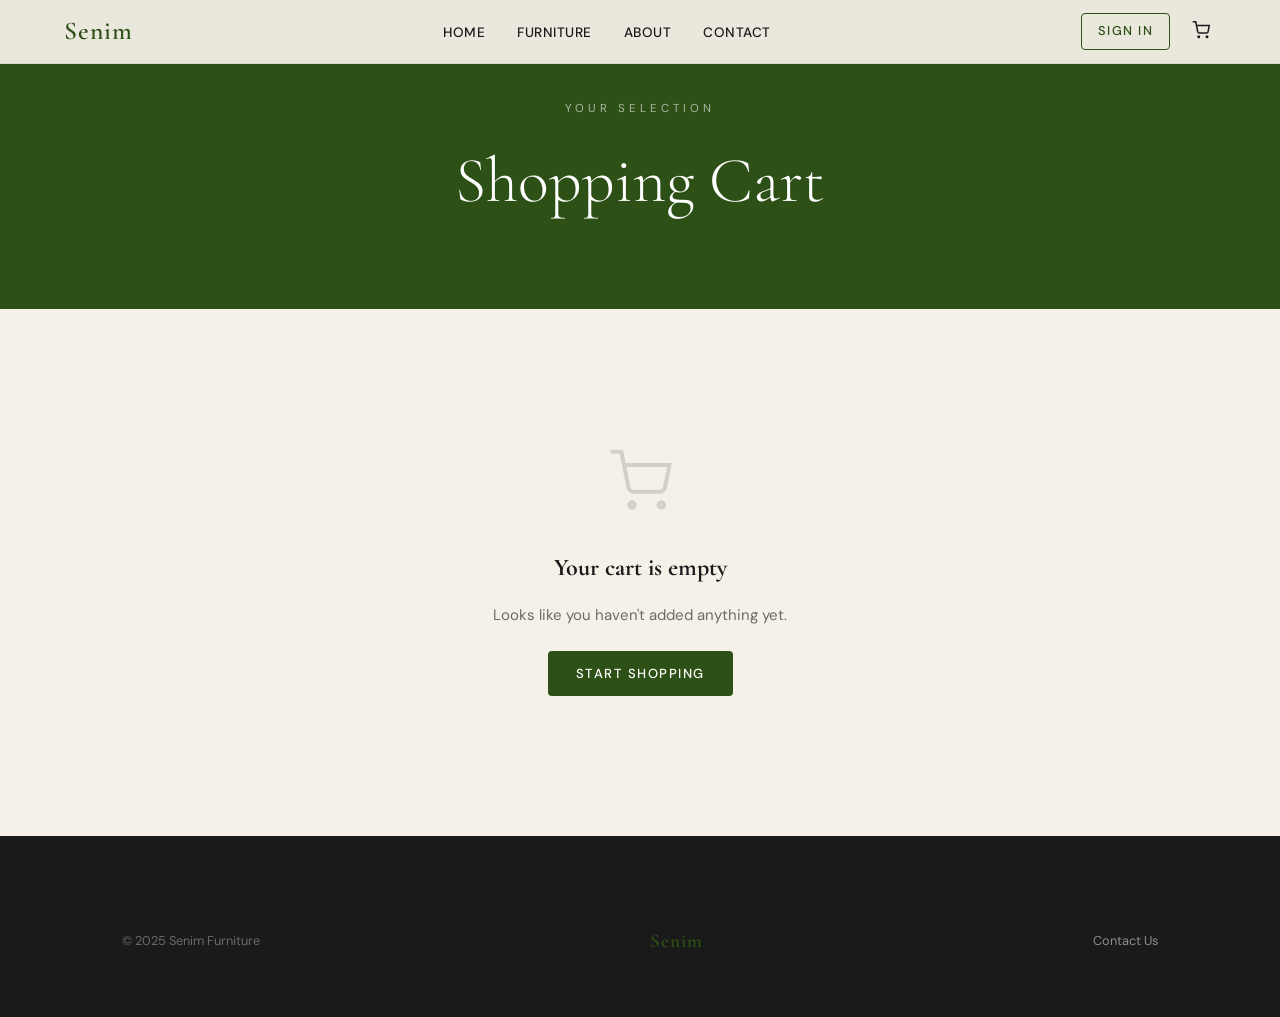
<file: senim-project/senim-project/senim-v8/frontend/pages/cart.html>
<!DOCTYPE html>
<html lang="en">
<head>
  <meta charset="UTF-8">
  <meta name="viewport" content="width=device-width, initial-scale=1.0">
  <title>Cart – Senim Furniture</title>
  <link rel="stylesheet" href="../css/style.css">
  <style>
    /* ── Checkout Modal ───────────────────────────── */
    .checkout-overlay {
      position: fixed; inset: 0;
      background: rgba(0,0,0,.5);
      backdrop-filter: blur(4px);
      display: flex; align-items: center; justify-content: center;
      z-index: 9000; padding: 20px;
      opacity: 0; pointer-events: none;
      transition: opacity .25s;
    }
    .checkout-overlay.open { opacity: 1; pointer-events: all; }
    .checkout-modal {
      background: white;
      border-radius: 20px;
      padding: 40px 36px 32px;
      width: 100%; max-width: 520px;
      max-height: 90vh; overflow-y: auto;
      box-shadow: 0 12px 60px rgba(0,0,0,.18);
      transform: translateY(20px);
      transition: transform .25s;
    }
    .checkout-overlay.open .checkout-modal { transform: translateY(0); }
    .checkout-modal h2 {
      font-family: var(--font-display);
      font-size: 1.6rem; color: var(--dark);
      margin-bottom: 4px;
    }
    .checkout-modal .modal-sub {
      font-size: .83rem; color: var(--gray); margin-bottom: 28px;
    }
    .checkout-section-title {
      font-size: .75rem; font-weight: 700; letter-spacing: .08em;
      text-transform: uppercase; color: var(--green);
      margin: 22px 0 12px;
    }
    .co-field { margin-bottom: 16px; }
    .co-field label {
      display: block; font-size: .8rem; font-weight: 600;
      color: var(--dark); margin-bottom: 6px;
    }
    .co-field input {
      width: 100%; padding: 11px 14px;
      border: 1.5px solid var(--beige-dark);
      border-radius: var(--radius);
      font-family: var(--font-body); font-size: .9rem;
      background: var(--beige); box-sizing: border-box;
      transition: border-color .2s;
    }
    .co-field input:focus {
      outline: none; border-color: var(--green); background: white;
    }
    .co-field input.error { border-color: #dc2626; }
    .co-row { display: grid; grid-template-columns: 1fr 1fr; gap: 14px; }
    .co-error-msg {
      background: #fee2e2; color: #dc2626;
      padding: 10px 14px; border-radius: var(--radius);
      font-size: .83rem; margin-bottom: 14px; display: none;
    }
    .co-error-msg.show { display: block; }
    .co-summary {
      background: var(--beige); border-radius: var(--radius);
      padding: 16px 18px; margin: 20px 0;
      font-size: .88rem;
    }
    .co-summary-row {
      display: flex; justify-content: space-between;
      padding: 4px 0;
    }
    .co-summary-row.total {
      font-weight: 700; color: var(--dark);
      border-top: 1px solid var(--beige-dark);
      margin-top: 8px; padding-top: 10px;
    }
    .co-actions {
      display: flex; gap: 10px; margin-top: 20px;
    }
    .co-actions .btn { flex: 1; justify-content: center; }
    .card-hint {
      font-size: .75rem; color: var(--gray); margin-top: 4px;
    }
    .date-hint {
      font-size: .75rem; color: var(--gray); margin-top: 4px;
    }
  </style>
</head>
<body>

<nav class="navbar">
  <a href="../index.html" class="nav-logo">Senim</a>
  <ul class="nav-links">
    <li><a href="../index.html">Home</a></li>
    <li><a href="products.html">Furniture</a></li>
    <li><a href="about.html">About</a></li>
    <li><a href="contact.html">Contact</a></li>
  </ul>
  <div class="nav-actions">
    <button class="cart-btn" title="Cart">
      <svg width="18" height="18" viewBox="0 0 24 24" fill="none" stroke="currentColor" stroke-width="2">
        <circle cx="9" cy="21" r="1"/><circle cx="20" cy="21" r="1"/>
        <path d="M1 1h4l2.68 13.39a2 2 0 0 0 2 1.61h9.72a2 2 0 0 0 2-1.61L23 6H6"/>
      </svg>
      <span class="cart-count">0</span>
    </button>
    <button class="hamburger" aria-label="Menu"><span></span><span></span><span></span></button>
  </div>
</nav>

<div class="page-banner">
  <p class="page-banner-label">Your Selection</p>
  <h1 class="page-banner-title">Shopping Cart</h1>
</div>

<section style="padding:60px 5%">
  <div class="cart-layout" id="cart-layout"></div>
</section>

<footer class="footer">
  <div class="footer-bottom" style="border:none;padding:30px 5%">
    <span>© 2025 Senim Furniture</span>
    <a href="../index.html" class="nav-logo" style="font-size:1.2rem">Senim</a>
    <a href="contact.html" style="color:rgba(255,255,255,.5)">Contact Us</a>
  </div>
</footer>

<!-- ══ CHECKOUT MODAL ══ -->
<div class="checkout-overlay" id="checkoutOverlay">
  <div class="checkout-modal">
    <h2>Checkout</h2>
    <p class="modal-sub">Fill in your details to place the order</p>

    <div class="co-error-msg" id="coError"></div>

    <div class="checkout-section-title">💳 Payment</div>
    <div class="co-field">
      <label>Card Number</label>
      <input type="text" id="coCard" placeholder="1234 5678 9012 3456" maxlength="19" oninput="formatCard(this)">
      <p class="card-hint">16-digit card number</p>
    </div>

    <div class="checkout-section-title">📦 Delivery Details</div>
    <div class="co-field">
      <label>Email</label>
      <input type="email" id="coEmail" placeholder="your@email.com">
    </div>
    <div class="co-field">
      <label>Phone Number</label>
      <input type="tel" id="coPhone" placeholder="+7 (___) ___-__-__">
    </div>
    <div class="co-field">
      <label>Delivery Address</label>
      <input type="text" id="coAddress" placeholder="Street, City, Postcode">
    </div>
    <div class="co-field">
      <label>Delivery Date</label>
      <input type="date" id="coDate">
      <p class="date-hint" id="dateHint">Earliest available: <span id="minDateLabel"></span></p>
    </div>

    <div class="co-summary" id="coSummary"></div>

    <div class="co-actions">
      <button class="btn btn-ghost" onclick="closeCheckout()">Cancel</button>
      <button class="btn btn-primary" id="coSubmitBtn" onclick="submitOrder()">Place Order</button>
    </div>
  </div>
</div>

<div class="toast-container"></div>
<script src="../js/main.js"></script>
<script>
  /* ── Cart render ──────────────────────────────── */
  function renderCart() {
    const items  = Cart.getItems();
    const layout = document.getElementById('cart-layout');

    if (items.length === 0) {
      layout.innerHTML = `
        <div class="empty-state" style="grid-column:1/-1;min-height:40vh;display:flex;flex-direction:column;align-items:center;justify-content:center">
          <svg width="64" height="64" viewBox="0 0 24 24" fill="none" stroke="currentColor" stroke-width="1.5"><circle cx="9" cy="21" r="1"/><circle cx="20" cy="21" r="1"/><path d="M1 1h4l2.68 13.39a2 2 0 0 0 2 1.61h9.72a2 2 0 0 0 2-1.61L23 6H6"/></svg>
          <h3 style="margin-top:20px">Your cart is empty</h3>
          <p style="margin:8px 0 24px">Looks like you haven't added anything yet.</p>
          <a href="products.html" class="btn btn-primary">Start Shopping</a>
        </div>`;
      return;
    }

    const subtotal = Cart.getTotal();
    const delivery = subtotal >= 50000 ? 0 : 5000;
    const total    = subtotal + delivery;

    layout.innerHTML = `
      <div class="cart-items" id="cart-items-list"></div>
      <div class="cart-summary">
        <h2 class="cart-summary-title">Order Summary</h2>
        <div class="summary-row">
          <span>Subtotal (${Cart.getCount()} items)</span>
          <span>${formatPrice(subtotal)}</span>
        </div>
        <div class="summary-row">
          <span>Delivery</span>
          <span>${delivery === 0 ? '<span style="color:var(--green)">Free</span>' : formatPrice(delivery)}</span>
        </div>
        ${delivery > 0 ? `<div style="font-size:.78rem;color:var(--gray);margin:-6px 0 12px">Add ${formatPrice(50000 - subtotal)} more for free delivery</div>` : ''}
        <div class="summary-row total">
          <span>Total</span>
          <span class="summary-price">${formatPrice(total)}</span>
        </div>
        <button class="btn btn-primary" style="width:100%;justify-content:center;margin-top:24px" onclick="openCheckout()">
          Proceed to Checkout
        </button>
        <a href="products.html" class="btn btn-ghost" style="width:100%;justify-content:center;margin-top:10px">
          Continue Shopping
        </a>
        <div style="margin-top:20px;padding-top:16px;border-top:1px solid var(--beige-dark)">
          <p style="font-size:.75rem;color:var(--gray);text-align:center">
            🔒 Secure checkout · Free returns · 2-year warranty
          </p>
        </div>
      </div>`;

    const list = document.getElementById('cart-items-list');
    items.forEach(item => {
      const el = document.createElement('div');
      el.className = 'cart-item';
      el.innerHTML = `
        <img class="cart-item-image" src="${item.imageUrl || '../images/placeholder.jpg'}" alt="${item.name}"
             onerror="this.src='https://images.unsplash.com/photo-1555041469-a586c61ea9bc?w=200'">
        <div class="cart-item-info">
          <div class="cart-item-category">${item.category || ''}</div>
          <div class="cart-item-name">${item.name}</div>
          <div class="cart-item-price">${formatPrice(item.price)}</div>
        </div>
        <div class="quantity-control">
          <button class="qty-btn" onclick="changeQty(${item.id}, ${(item.quantity||1) - 1})">−</button>
          <span class="qty-value">${item.quantity || 1}</span>
          <button class="qty-btn" onclick="changeQty(${item.id}, ${(item.quantity||1) + 1})">+</button>
        </div>
        <div style="font-family:var(--font-display);font-weight:600;color:var(--green);min-width:100px;text-align:right">
          ${formatPrice(item.price * (item.quantity || 1))}
        </div>
        <button class="remove-btn" onclick="removeItem(${item.id})" title="Remove">
          <svg width="18" height="18" viewBox="0 0 24 24" fill="none" stroke="currentColor" stroke-width="2"><polyline points="3,6 5,6 21,6"/><path d="M19,6v14a2,2,0,0,1-2,2H7a2,2,0,0,1-2-2V6m3,0V4a2,2,0,0,1,2-2h4a2,2,0,0,1,2,2v2"/></svg>
        </button>`;
      list.appendChild(el);
    });
  }

  function changeQty(id, qty) {
    if (qty <= 0) Cart.removeItem(id); else Cart.updateQuantity(id, qty);
    renderCart();
  }

  function removeItem(id) {
    Cart.removeItem(id);
    renderCart();
    Toast.show('Item removed from cart', 'info');
  }

  /* ── Checkout modal ───────────────────────────── */
  function openCheckout() {
    if (!Auth.isLoggedIn()) {
      Toast.show('Please sign in to checkout', 'info', 3000);
      setTimeout(() => window.location.href = 'auth.html', 1200);
      return;
    }

    // Set minimum date (today + 3 days)
    const minDate = new Date();
    minDate.setDate(minDate.getDate() + 3);
    const minStr = minDate.toISOString().split('T')[0];
    document.getElementById('coDate').min = minStr;
    document.getElementById('coDate').value = minStr;
    document.getElementById('minDateLabel').textContent =
      minDate.toLocaleDateString('en-KZ', { weekday:'long', month:'long', day:'numeric' });

    // Pre-fill email if logged in
    const user = Auth.getUser();
    if (user && user.email) document.getElementById('coEmail').value = user.email;

    // Fill summary
    const subtotal = Cart.getTotal();
    const delivery = subtotal >= 50000 ? 0 : 5000;
    const total    = subtotal + delivery;
    document.getElementById('coSummary').innerHTML = `
      <div class="co-summary-row"><span>Subtotal</span><span>${formatPrice(subtotal)}</span></div>
      <div class="co-summary-row"><span>Delivery</span><span>${delivery === 0 ? 'Free' : formatPrice(delivery)}</span></div>
      <div class="co-summary-row total"><span>Total</span><span>${formatPrice(total)}</span></div>`;

    document.getElementById('coError').classList.remove('show');
    document.getElementById('checkoutOverlay').classList.add('open');
  }

  function closeCheckout() {
    document.getElementById('checkoutOverlay').classList.remove('open');
  }

  // Close on backdrop click
  document.getElementById('checkoutOverlay').addEventListener('click', function(e) {
    if (e.target === this) closeCheckout();
  });

  /* ── Card number formatter ────────────────────── */
  function formatCard(input) {
    let v = input.value.replace(/\D/g, '').substring(0, 16);
    input.value = v.replace(/(.{4})/g, '$1 ').trim();
  }

  /* ── Submit order ─────────────────────────────── */
  function submitOrder() {
    const card    = document.getElementById('coCard').value.replace(/\s/g, '');
    const email   = document.getElementById('coEmail').value.trim();
    const phone   = document.getElementById('coPhone').value.trim();
    const address = document.getElementById('coAddress').value.trim();
    const dateVal = document.getElementById('coDate').value;
    const errEl   = document.getElementById('coError');

    errEl.classList.remove('show');

    // Validate
    if (card.length !== 16 || !/^\d+$/.test(card)) {
      showCoError('Please enter a valid 16-digit card number.'); return;
    }
    if (!email || !/^[^\s@]+@[^\s@]+\.[^\s@]+$/.test(email)) {
      showCoError('Please enter a valid email address.'); return;
    }
    if (!phone || phone.length < 7) {
      showCoError('Please enter a valid phone number.'); return;
    }
    if (!address) {
      showCoError('Please enter your delivery address.'); return;
    }
    if (!dateVal) {
      showCoError('Please select a delivery date.'); return;
    }

    // Check minimum 3 days
    const minDate = new Date(); minDate.setDate(minDate.getDate() + 3);
    minDate.setHours(0,0,0,0);
    const chosen = new Date(dateVal + 'T00:00:00');
    if (chosen < minDate) {
      showCoError('Delivery date must be at least 3 days from today.'); return;
    }

    // Build order object and save to localStorage
    const items    = Cart.getItems();
    const subtotal = Cart.getTotal();
    const delivery = subtotal >= 50000 ? 0 : 5000;
    const order = {
      id:           'ORD-' + Date.now(),
      placedAt:     new Date().toISOString(),
      deliveryDate: dateVal,
      email, phone, address,
      cardLast4:    card.slice(-4),
      items:        items.map(i => ({ name: i.name, quantity: i.quantity || 1, price: i.price })),
      subtotal, delivery,
      total:        subtotal + delivery,
      status:       'In Delivery'
    };

    const user = Auth.getUser();
    const ordersKey = user ? `senim_orders_${user.id}` : 'senim_orders_guest';
    const orders = JSON.parse(localStorage.getItem(ordersKey) || '[]');
    orders.unshift(order);
    localStorage.setItem(ordersKey, JSON.stringify(orders));

    Cart.clear();
    closeCheckout();
    Toast.show('Order placed! 🎉 Delivery on ' + new Date(dateVal + 'T00:00:00').toLocaleDateString('en-KZ', { month:'long', day:'numeric' }), 'success', 5000);
    setTimeout(() => renderCart(), 300);
  }

  function showCoError(msg) {
    const el = document.getElementById('coError');
    el.textContent = msg;
    el.classList.add('show');
  }

  window.addEventListener('cartUpdated', renderCart);
  renderCart();
</script>
</body>
</html>
</file>
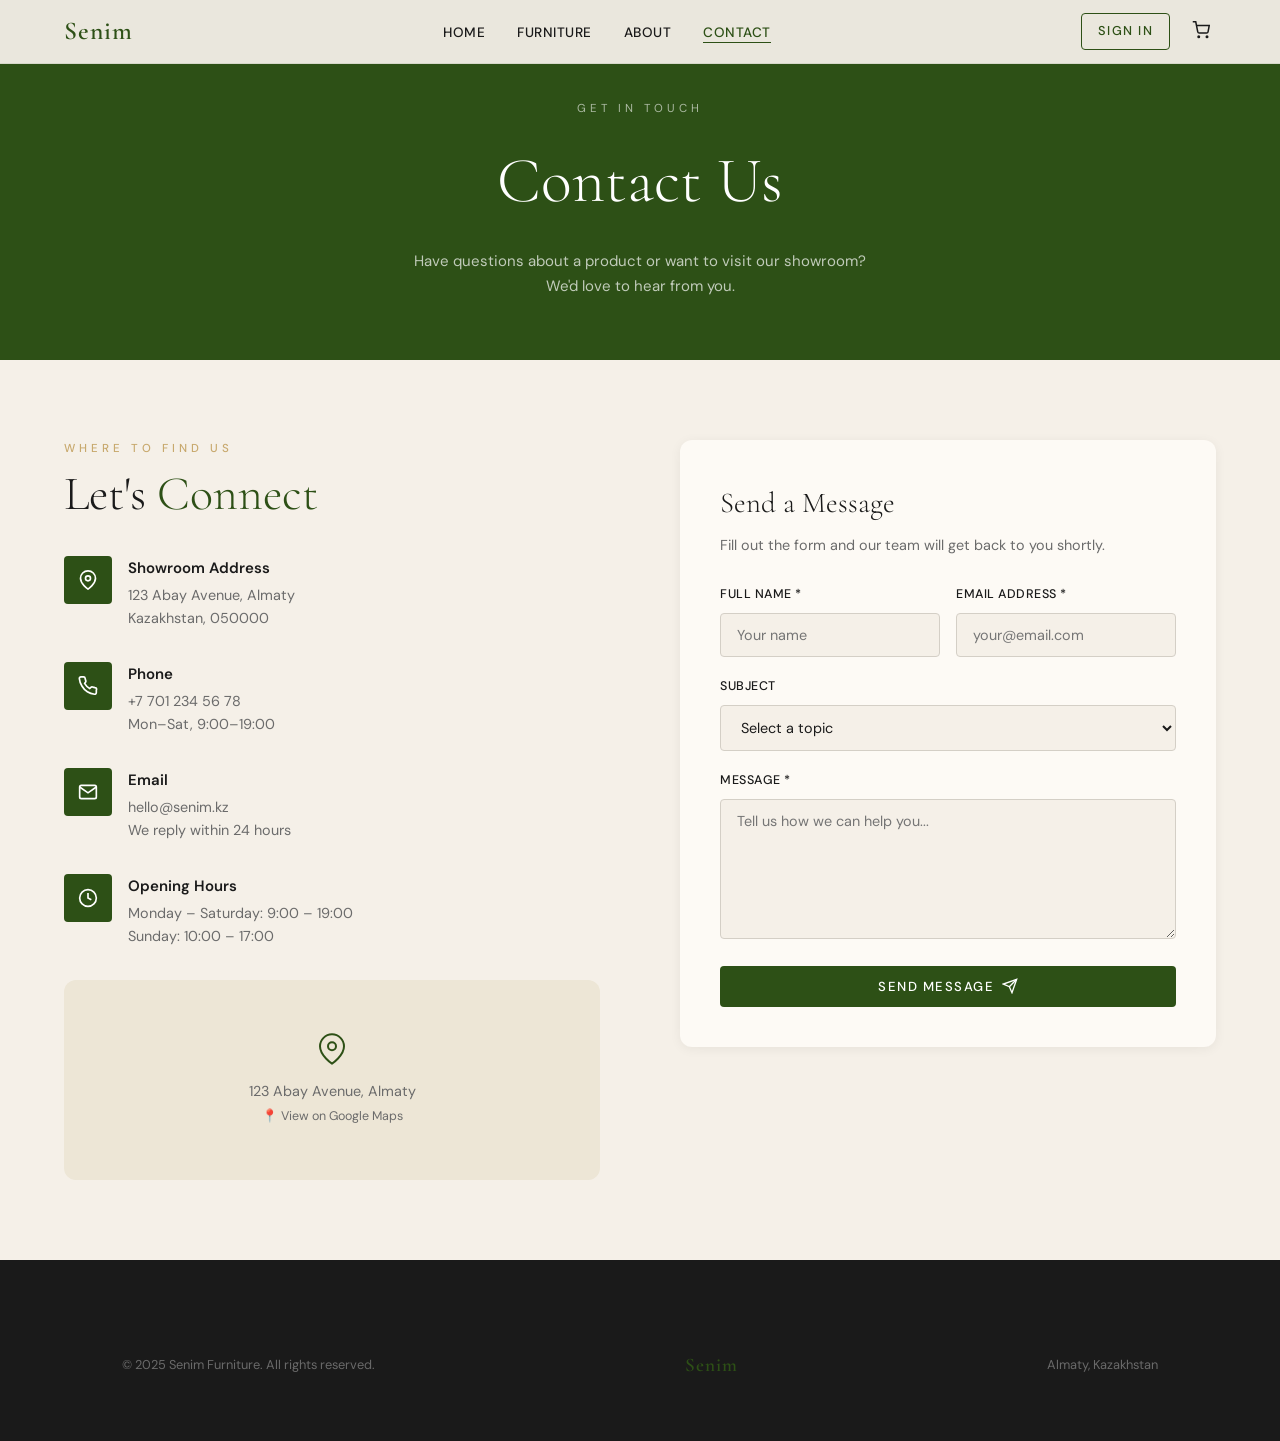
<file: senim-project/senim-project/senim-v8/frontend/pages/contact.html>
<!DOCTYPE html>
<html lang="en">
<head>
  <meta charset="UTF-8">
  <meta name="viewport" content="width=device-width, initial-scale=1.0">
  <title>Contact Us – Senim Furniture</title>
  <link rel="stylesheet" href="../css/style.css">
</head>
<body>

<nav class="navbar">
  <a href="../index.html" class="nav-logo">Senim</a>
  <ul class="nav-links">
    <li><a href="../index.html">Home</a></li>
    <li><a href="products.html">Furniture</a></li>
    <li><a href="about.html">About</a></li>
    <li><a href="contact.html" class="active">Contact</a></li>
  </ul>
  <div class="nav-actions">
    <button class="cart-btn" onclick="window.location.href='cart.html'" title="Cart">
      <svg width="18" height="18" viewBox="0 0 24 24" fill="none" stroke="currentColor" stroke-width="2">
        <circle cx="9" cy="21" r="1"/><circle cx="20" cy="21" r="1"/>
        <path d="M1 1h4l2.68 13.39a2 2 0 0 0 2 1.61h9.72a2 2 0 0 0 2-1.61L23 6H6"/>
      </svg>
      <span class="cart-count">0</span>
    </button>
    <button class="hamburger" aria-label="Menu"><span></span><span></span><span></span></button>
  </div>
</nav>

<div class="page-banner">
  <p class="page-banner-label">Get In Touch</p>
  <h1 class="page-banner-title">Contact Us</h1>
  <p class="page-banner-desc">Have questions about a product or want to visit our showroom? We'd love to hear from you.</p>
</div>

<section>
  <div class="contact-layout">
    <!-- CONTACT INFO -->
    <div>
      <p class="section-label">Where to Find Us</p>
      <h2 class="section-title" style="margin-bottom:32px">Let's <span>Connect</span></h2>

      <div class="contact-info-item">
        <div class="contact-icon">
          <svg width="20" height="20" viewBox="0 0 24 24" fill="none" stroke="currentColor" stroke-width="2"><path d="M21 10c0 7-9 13-9 13s-9-6-9-13a9 9 0 0 1 18 0z"/><circle cx="12" cy="10" r="3"/></svg>
        </div>
        <div>
          <h4>Showroom Address</h4>
          <p>123 Abay Avenue, Almaty<br>Kazakhstan, 050000</p>
        </div>
      </div>

      <div class="contact-info-item">
        <div class="contact-icon">
          <svg width="20" height="20" viewBox="0 0 24 24" fill="none" stroke="currentColor" stroke-width="2"><path d="M22 16.92v3a2 2 0 0 1-2.18 2 19.79 19.79 0 0 1-8.63-3.07A19.5 19.5 0 0 1 4.69 12 19.79 19.79 0 0 1 1.61 3.18 2 2 0 0 1 3.59 1h3a2 2 0 0 1 2 1.72c.127.96.361 1.903.7 2.81a2 2 0 0 1-.45 2.11L7.91 8.96a16 16 0 0 0 6.13 6.13l1.42-1.42a2 2 0 0 1 2.11-.45c.907.339 1.85.573 2.81.7A2 2 0 0 1 22 16.92z"/></svg>
        </div>
        <div>
          <h4>Phone</h4>
          <p>+7 701 234 56 78<br>Mon–Sat, 9:00–19:00</p>
        </div>
      </div>

      <div class="contact-info-item">
        <div class="contact-icon">
          <svg width="20" height="20" viewBox="0 0 24 24" fill="none" stroke="currentColor" stroke-width="2"><path d="M4 4h16c1.1 0 2 .9 2 2v12c0 1.1-.9 2-2 2H4c-1.1 0-2-.9-2-2V6c0-1.1.9-2 2-2z"/><polyline points="22,6 12,13 2,6"/></svg>
        </div>
        <div>
          <h4>Email</h4>
          <p>hello@senim.kz<br>We reply within 24 hours</p>
        </div>
      </div>

      <div class="contact-info-item">
        <div class="contact-icon">
          <svg width="20" height="20" viewBox="0 0 24 24" fill="none" stroke="currentColor" stroke-width="2"><circle cx="12" cy="12" r="10"/><polyline points="12,6 12,12 16,14"/></svg>
        </div>
        <div>
          <h4>Opening Hours</h4>
          <p>Monday – Saturday: 9:00 – 19:00<br>Sunday: 10:00 – 17:00</p>
        </div>
      </div>

      <!-- Map placeholder -->
      <div style="border-radius:var(--radius-lg);overflow:hidden;height:200px;background:var(--beige-dark);display:flex;align-items:center;justify-content:center;color:var(--gray);font-size:.9rem;margin-top:8px">
        <div style="text-align:center">
          <svg width="32" height="32" viewBox="0 0 24 24" fill="none" stroke="currentColor" stroke-width="1.5" style="margin-bottom:8px;color:var(--green)"><path d="M21 10c0 7-9 13-9 13s-9-6-9-13a9 9 0 0 1 18 0z"/><circle cx="12" cy="10" r="3"/></svg>
          <p>123 Abay Avenue, Almaty</p>
          <p style="font-size:.78rem;margin-top:4px">📍 View on Google Maps</p>
        </div>
      </div>
    </div>

    <!-- CONTACT FORM -->
    <div class="contact-form">
      <h3 style="font-family:var(--font-display);font-size:1.8rem;font-weight:300;margin-bottom:8px">Send a Message</h3>
      <p style="color:var(--gray);font-size:.9rem;margin-bottom:28px">Fill out the form and our team will get back to you shortly.</p>

      <div id="form-success" hidden style="background:#f0fff4;border:1px solid #48bb78;border-radius:var(--radius);padding:16px;margin-bottom:20px;color:#276749">
        ✓ Message sent successfully! We'll get back to you within 24 hours.
      </div>

      <div id="form-error" hidden style="background:#fff5f5;border:1px solid #fc8181;border-radius:var(--radius);padding:16px;margin-bottom:20px;color:#c53030">
        Something went wrong. Please try again or email us directly.
      </div>

      <div class="form-row">
        <div class="form-group">
          <label for="name">Full Name *</label>
          <input type="text" class="form-control" id="name" placeholder="Your name" required>
        </div>
        <div class="form-group">
          <label for="email">Email Address *</label>
          <input type="email" class="form-control" id="email" placeholder="your@email.com" required>
        </div>
      </div>

      <div class="form-group">
        <label for="subject">Subject</label>
        <select class="form-control" id="subject">
          <option value="">Select a topic</option>
          <option value="Product Inquiry">Product Inquiry</option>
          <option value="Order Status">Order Status</option>
          <option value="Delivery">Delivery Question</option>
          <option value="Return/Exchange">Return / Exchange</option>
          <option value="Partnership">Partnership</option>
          <option value="Other">Other</option>
        </select>
      </div>

      <div class="form-group">
        <label for="message">Message *</label>
        <textarea class="form-control" id="message" placeholder="Tell us how we can help you..." required></textarea>
      </div>

      <button class="btn btn-primary" style="width:100%;justify-content:center" id="submitBtn" onclick="submitForm()">
        Send Message
        <svg width="16" height="16" viewBox="0 0 24 24" fill="none" stroke="currentColor" stroke-width="2"><line x1="22" y1="2" x2="11" y2="13"/><polygon points="22,2 15,22 11,13 2,9"/></svg>
      </button>
    </div>
  </div>
</section>

<footer class="footer">
  <div class="footer-bottom" style="border:none;padding:30px 5%">
    <span>© 2025 Senim Furniture. All rights reserved.</span>
    <a href="../index.html" class="nav-logo" style="font-size:1.2rem">Senim</a>
    <span style="color:rgba(255,255,255,.35)">Almaty, Kazakhstan</span>
  </div>
</footer>

<div class="toast-container"></div>
<script src="../js/main.js"></script>
<script>
  async function submitForm() {
    const btn = document.getElementById('submitBtn');
    const name = document.getElementById('name').value.trim();
    const email = document.getElementById('email').value.trim();
    const message = document.getElementById('message').value.trim();
    const subject = document.getElementById('subject').value;

    if (!name || !email || !message) {
      Toast.show('Please fill in all required fields.', 'error');
      return;
    }

    if (!email.match(/^[^\s@]+@[^\s@]+\.[^\s@]+$/)) {
      Toast.show('Please enter a valid email address.', 'error');
      return;
    }

    btn.disabled = true;
    btn.innerHTML = 'Sending... <span style="animation:spin .8s linear infinite;display:inline-block">◌</span>';

    const payload = { name, email, message: subject ? `[${subject}] ${message}` : message };
    const result = await API.post('/contact', payload);

    btn.disabled = false;
    btn.innerHTML = 'Send Message <svg width="16" height="16" viewBox="0 0 24 24" fill="none" stroke="currentColor" stroke-width="2"><line x1="22" y1="2" x2="11" y2="13"/><polygon points="22,2 15,22 11,13 2,9"/></svg>';

    // Always show success (even in demo mode)
    document.getElementById('form-success').hidden = false;
    document.getElementById('form-error').hidden = true;
    document.getElementById('name').value = '';
    document.getElementById('email').value = '';
    document.getElementById('message').value = '';
    document.getElementById('subject').value = '';
    Toast.show('Message sent! We will reply within 24 hours.', 'success', 5000);
  }
</script>
</body>
</html>
</file>
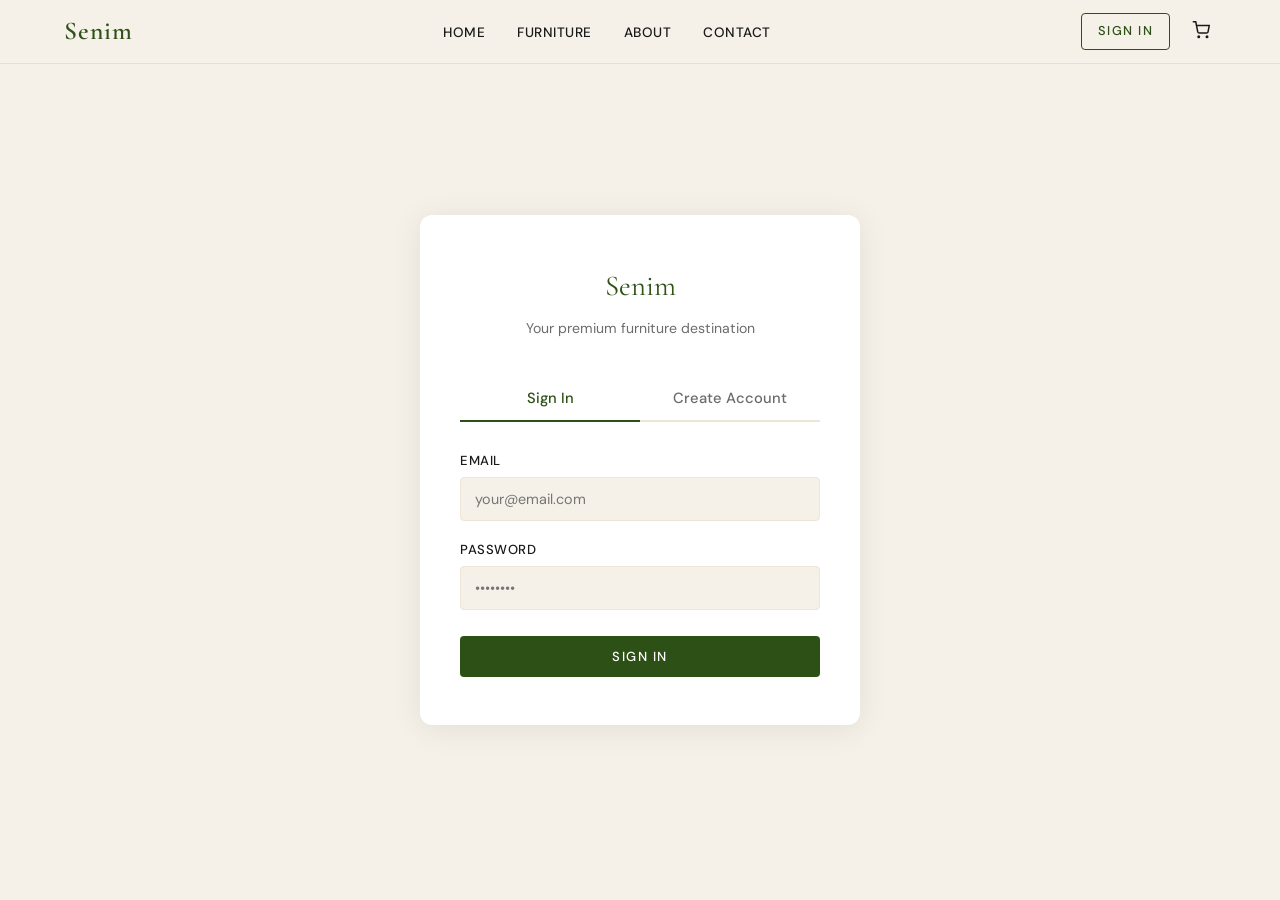
<file: senim-project/senim-project/senim-v8/frontend/pages/orders.html>
<!DOCTYPE html>
<html lang="en">
<head>
  <meta charset="UTF-8">
  <meta name="viewport" content="width=device-width, initial-scale=1.0">
  <title>My Orders – Senim Furniture</title>
  <link rel="stylesheet" href="../css/style.css">
  <style>
    .orders-page { padding: 100px 5% 60px; min-height: 80vh; }
    .orders-header { margin-bottom: 36px; }
    .orders-header h1 { font-family: var(--font-display); font-size: 2rem; color: var(--dark); }
    .order-card {
      background: white;
      border: 1.5px solid var(--beige-dark);
      border-radius: var(--radius-lg);
      padding: 24px 28px;
      margin-bottom: 20px;
    }
    .order-card-header {
      display: flex; justify-content: space-between;
      align-items: flex-start; flex-wrap: wrap; gap: 12px;
      padding-bottom: 16px; border-bottom: 1px solid var(--beige-dark);
      margin-bottom: 16px;
    }
    .order-id   { font-weight: 700; color: var(--dark); font-size: 1rem; }
    .order-date { font-size: .8rem; color: var(--gray); margin-top: 2px; }
    .order-status {
      padding: 4px 14px; border-radius: 20px;
      font-size: .75rem; font-weight: 600;
      text-transform: uppercase; letter-spacing: .04em;
    }
    .status-in-delivery { background: #dbeafe; color: #2563eb; }
    .status-delivered   { background: #dcfce7; color: #16a34a; }
    .order-item-row {
      display: flex; justify-content: space-between; align-items: center;
      padding: 7px 0; font-size: .87rem;
      border-bottom: 1px solid var(--beige);
    }
    .order-item-row:last-child { border-bottom: none; }
    .order-totals {
      display: flex; flex-direction: column; align-items: flex-end;
      gap: 4px; margin-top: 14px; padding-top: 14px;
      border-top: 1px solid var(--beige-dark);
    }
    .order-total-row {
      display: flex; justify-content: flex-end; gap: 16px;
      font-size: .85rem; color: var(--gray);
    }
    .order-total-row.grand {
      font-weight: 700; color: var(--dark); font-size: .95rem;
    }
    .order-meta {
      display: flex; flex-wrap: wrap; gap: 16px;
      margin-top: 14px; font-size: .8rem; color: var(--gray);
    }
    /* Countdown badge */
    .countdown-badge {
      display: inline-flex; align-items: center; gap: 6px;
      background: #eff6ff; color: #1d4ed8;
      border: 1px solid #bfdbfe;
      border-radius: 20px; padding: 5px 14px;
      font-size: .8rem; font-weight: 600;
      margin-top: 14px;
    }
    .countdown-badge svg { flex-shrink: 0; }
    .countdown-badge.delivered {
      background: #f0fdf4; color: #15803d; border-color: #bbf7d0;
    }
  </style>
</head>
<body>
<nav class="navbar">
  <a href="../index.html" class="nav-logo">Senim</a>
  <ul class="nav-links">
    <li><a href="../index.html">Home</a></li>
    <li><a href="products.html">Furniture</a></li>
    <li><a href="about.html">About</a></li>
    <li><a href="contact.html">Contact</a></li>
  </ul>
  <div class="nav-actions">
    <button class="cart-btn" onclick="window.location.href='cart.html'" title="Cart">
      <svg width="18" height="18" viewBox="0 0 24 24" fill="none" stroke="currentColor" stroke-width="2">
        <circle cx="9" cy="21" r="1"/><circle cx="20" cy="21" r="1"/>
        <path d="M1 1h4l2.68 13.39a2 2 0 0 0 2 1.61h9.72a2 2 0 0 0 2-1.61L23 6H6"/>
      </svg>
      <span class="cart-count">0</span>
    </button>
    <button class="hamburger" aria-label="Menu"><span></span><span></span><span></span></button>
  </div>
</nav>

<div class="orders-page">
  <div class="orders-header">
    <p class="section-label">Account</p>
    <h1>My Orders</h1>
  </div>
  <div id="orders-container"></div>
</div>

<div class="toast-container"></div>
<script src="../js/main.js"></script>
<script>
  if (!Auth.isLoggedIn()) window.location.href = 'auth.html';

  function timeLeft(deliveryDateStr) {
    const now      = new Date();
    const delivery = new Date(deliveryDateStr + 'T23:59:59');
    const diff     = delivery - now;
    if (diff <= 0) return null; // delivered
    const days    = Math.floor(diff / 86400000);
    const hours   = Math.floor((diff % 86400000) / 3600000);
    const minutes = Math.floor((diff % 3600000) / 60000);
    return { days, hours, minutes, diff };
  }

  function formatCountdown(deliveryDateStr) {
    const t = timeLeft(deliveryDateStr);
    if (!t) return '<span class="countdown-badge delivered"><svg width="13" height="13" viewBox="0 0 24 24" fill="none" stroke="currentColor" stroke-width="2.5"><polyline points="20,6 9,17 4,12"/></svg>Delivered</span>';
    const parts = [];
    if (t.days > 0)    parts.push(t.days + 'd');
    if (t.hours > 0)   parts.push(t.hours + 'h');
    parts.push(t.minutes + 'm left');
    return `<span class="countdown-badge">
      <svg width="13" height="13" viewBox="0 0 24 24" fill="none" stroke="currentColor" stroke-width="2"><circle cx="12" cy="12" r="10"/><polyline points="12,6 12,12 16,14"/></svg>
      ${parts.join(' ')}
    </span>`;
  }

  function renderOrders() {
    const container = document.getElementById('orders-container');
    const currentUser = Auth.getUser();
    const ordersKey   = currentUser ? `senim_orders_${currentUser.id}` : 'senim_orders_guest';
    const orders      = JSON.parse(localStorage.getItem(ordersKey) || '[]');

    if (orders.length === 0) {
      container.innerHTML = `
        <div class="empty-state" style="min-height:40vh;display:flex;flex-direction:column;align-items:center;justify-content:center">
          <svg width="64" height="64" viewBox="0 0 24 24" fill="none" stroke="currentColor" stroke-width="1.5"><rect x="2" y="3" width="20" height="14" rx="2"/><path d="M8 21h8m-4-4v4"/></svg>
          <h3 style="margin-top:20px">No orders yet</h3>
          <p style="margin:8px 0 24px;color:var(--gray)">Start shopping to see your orders here.</p>
          <a href="products.html" class="btn btn-primary">Browse Products</a>
        </div>`;
      return;
    }

    container.innerHTML = '';
    orders.forEach(order => {
      const isDelivered = timeLeft(order.deliveryDate) === null;
      const statusLabel = isDelivered ? 'Delivered' : 'In Delivery';
      const statusClass = isDelivered ? 'status-delivered' : 'status-in-delivery';
      const placedDate  = new Date(order.placedAt).toLocaleDateString('en-KZ', { year:'numeric', month:'long', day:'numeric' });
      const delivDate   = new Date(order.deliveryDate + 'T00:00:00').toLocaleDateString('en-KZ', { weekday:'long', year:'numeric', month:'long', day:'numeric' });

      const card = document.createElement('div');
      card.className = 'order-card';
      card.setAttribute('data-delivery', order.deliveryDate);
      card.innerHTML = `
        <div class="order-card-header">
          <div>
            <div class="order-id">${order.id}</div>
            <div class="order-date">Placed on ${placedDate}</div>
          </div>
          <span class="order-status ${statusClass}">${statusLabel}</span>
        </div>
        <div class="order-items">
          ${order.items.map(item => `
            <div class="order-item-row">
              <span>${item.name} × ${item.quantity}</span>
              <span>${formatPrice(item.price * item.quantity)}</span>
            </div>`).join('')}
        </div>
        <div class="order-totals">
          <div class="order-total-row"><span>Subtotal</span><span>${formatPrice(order.subtotal)}</span></div>
          <div class="order-total-row"><span>Delivery</span><span>${order.delivery === 0 ? 'Free' : formatPrice(order.delivery)}</span></div>
          <div class="order-total-row grand"><span>Total</span><span>${formatPrice(order.total)}</span></div>
        </div>
        <div class="order-meta">
          <span>📍 ${order.address}</span>
          <span>📧 ${order.email}</span>
          <span>📞 ${order.phone}</span>
          <span>💳 ···· ${order.cardLast4}</span>
          <span>🚚 Expected: ${delivDate}</span>
        </div>
        <div class="countdown-area">${formatCountdown(order.deliveryDate)}</div>`;
      container.appendChild(card);
    });

    // Live countdown tick every minute
    setInterval(() => {
      document.querySelectorAll('.order-card').forEach(card => {
        const d = card.getAttribute('data-delivery');
        card.querySelector('.countdown-area').innerHTML = formatCountdown(d);
      });
    }, 60000);
  }

  renderOrders();
</script>
</body>
</html>
</file>
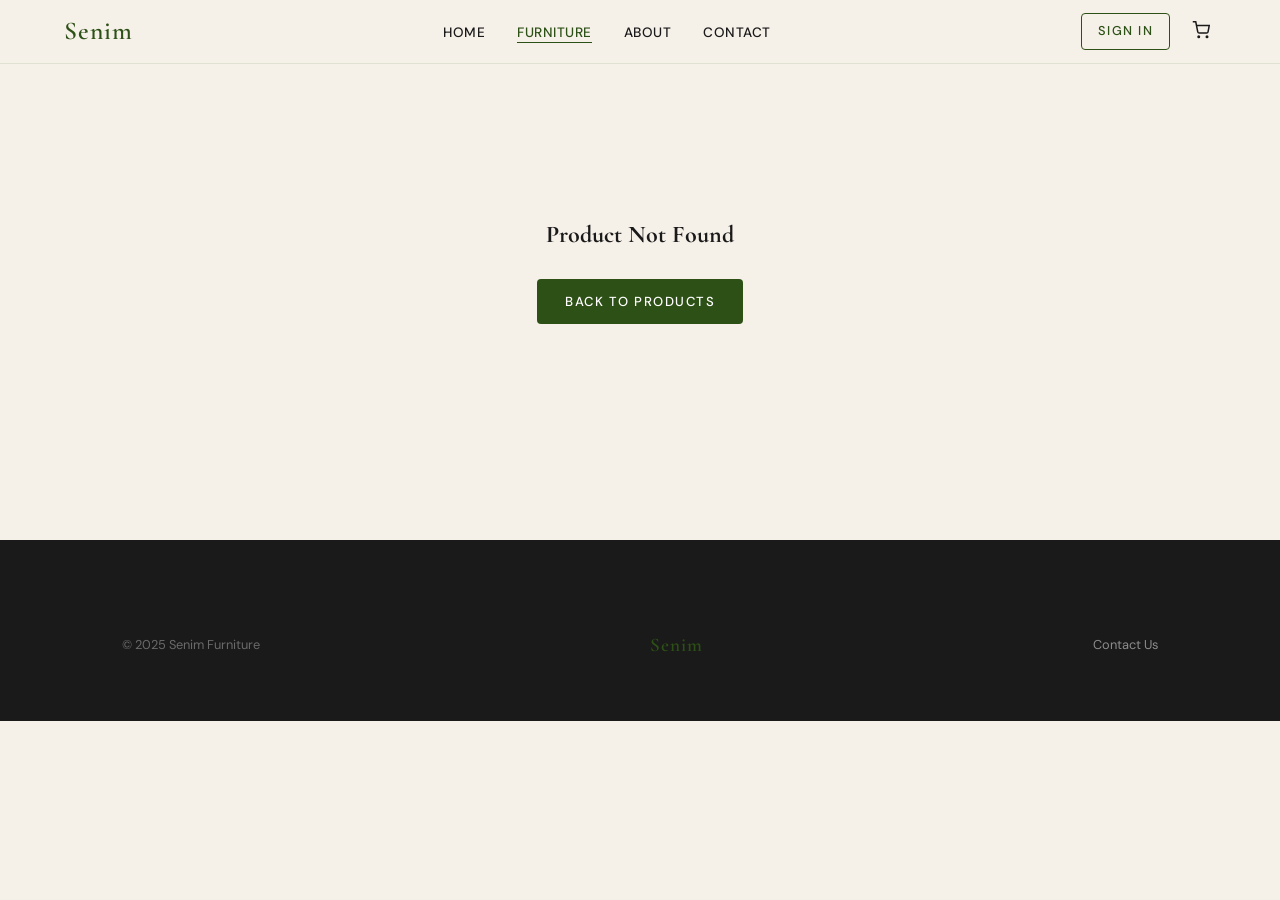
<file: senim-project/senim-project/senim-v8/frontend/pages/product-detail.html>
<!DOCTYPE html>
<html lang="en">
<head>
  <meta charset="UTF-8">
  <meta name="viewport" content="width=device-width, initial-scale=1.0">
  <title>Product Detail – Senim Furniture</title>
  <link rel="stylesheet" href="../css/style.css">
</head>
<body>

<nav class="navbar">
  <a href="../index.html" class="nav-logo">Senim</a>
  <ul class="nav-links">
    <li><a href="../index.html">Home</a></li>
    <li><a href="products.html" class="active">Furniture</a></li>
    <li><a href="about.html">About</a></li>
    <li><a href="contact.html">Contact</a></li>
  </ul>
  <div class="nav-actions">
    <button class="cart-btn" onclick="window.location.href='cart.html'" title="Cart">
      <svg width="18" height="18" viewBox="0 0 24 24" fill="none" stroke="currentColor" stroke-width="2">
        <circle cx="9" cy="21" r="1"/><circle cx="20" cy="21" r="1"/>
        <path d="M1 1h4l2.68 13.39a2 2 0 0 0 2 1.61h9.72a2 2 0 0 0 2-1.61L23 6H6"/>
      </svg>
      <span class="cart-count">0</span>
    </button>
    <button class="hamburger" aria-label="Menu"><span></span><span></span><span></span></button>
  </div>
</nav>

<div id="detail-content">
  <div class="loading-spinner" style="min-height:80vh;display:flex;align-items:center">
    <div class="spinner"></div>
  </div>
</div>

<!-- RELATED PRODUCTS -->
<section style="background:var(--beige);padding:60px 5%" id="related-section" hidden>
  <p class="section-label">You May Also Like</p>
  <h2 class="section-title">Related <span>Products</span></h2>
  <div class="products-grid" id="related-products" style="margin-top:32px"></div>
</section>

<footer class="footer">
  <div class="footer-bottom" style="border:none;padding:30px 5%">
    <span>© 2025 Senim Furniture</span>
    <a href="../index.html" class="nav-logo" style="font-size:1.2rem">Senim</a>
    <a href="contact.html" style="color:rgba(255,255,255,.5)">Contact Us</a>
  </div>
</footer>

<div class="toast-container"></div>
<script src="../js/main.js"></script>
<script>
  const urlParams = new URLSearchParams(window.location.search);
  const productId = parseInt(urlParams.get('id'));

  async function loadDetail() {
    const container = document.getElementById('detail-content');
    let product = await API.get(`/products/${productId}`);

    if (!product) {
      // Fallback to sample data
      product = SAMPLE_PRODUCTS.find(p => p.id === productId);
    }

    if (!product) {
      container.innerHTML = `
        <div class="empty-state" style="min-height:60vh;display:flex;flex-direction:column;align-items:center;justify-content:center">
          <h3>Product Not Found</h3>
          <a href="products.html" class="btn btn-primary" style="margin-top:16px">Back to Products</a>
        </div>`;
      return;
    }

    document.title = `${product.name} – Senim Furniture`;

    container.innerHTML = `
      <div class="product-detail-layout" style="padding:100px 5% 60px">
        <div class="product-detail-gallery">
          <div class="main-image">
            <img src="${product.imageUrl || '../images/placeholder.jpg'}" alt="${product.name}"
                 onerror="this.src='https://images.unsplash.com/photo-1555041469-a586c61ea9bc?w=600'" id="mainImg">
          </div>
          <div style="display:flex;gap:10px;margin-top:12px" id="thumbs">
            <div style="width:80px;height:80px;border-radius:8px;overflow:hidden;border:2px solid var(--green);cursor:pointer">
              <img src="${product.imageUrl || '../images/placeholder.jpg'}" style="width:100%;height:100%;object-fit:cover"
                   onerror="this.src='https://images.unsplash.com/photo-1555041469-a586c61ea9bc?w=600'">
            </div>
          </div>
        </div>

        <div class="product-detail-info">
          <nav class="breadcrumb">
            <a href="../index.html">Home</a>
            <span>/</span>
            <a href="products.html">Products</a>
            <span>/</span>
            <a href="products.html?category=${product.category}">${product.category}</a>
            <span>/</span>
            <span>${product.name}</span>
          </nav>

          <div class="detail-category">${product.category}</div>
          <h1 class="detail-title">${product.name}</h1>

          <div style="display:flex;align-items:center;gap:16px;margin-bottom:20px">
            <div class="detail-price">${formatPrice(product.price)}</div>
            <span class="tag ${product.stock > 0 ? 'tag-green' : ''}" style="${product.stock === 0 ? 'background:#fee2e2;color:#e53e3e' : ''}">
              ${product.stock > 0 ? `In Stock (${product.stock})` : 'Out of Stock'}
            </span>
          </div>

          <p class="detail-desc">${product.description || 'No description available.'}</p>

          <div class="detail-meta">
            ${product.material ? `<div class="meta-item"><label>Material</label><span>${product.material}</span></div>` : ''}
            ${product.color ? `<div class="meta-item"><label>Color</label><span>${product.color}</span></div>` : ''}
            <div class="meta-item"><label>Category</label><span>${product.category}</span></div>
            <div class="meta-item"><label>SKU</label><span>SNM-${String(product.id).padStart(4,'0')}</span></div>
          </div>

          <div class="detail-actions">
            <button class="btn btn-primary" onclick="addToCartDetail()" ${product.stock === 0 ? 'disabled style="opacity:.4"' : ''}>
              <svg width="18" height="18" viewBox="0 0 24 24" fill="none" stroke="currentColor" stroke-width="2">
                <circle cx="9" cy="21" r="1"/><circle cx="20" cy="21" r="1"/>
                <path d="M1 1h4l2.68 13.39a2 2 0 0 0 2 1.61h9.72a2 2 0 0 0 2-1.61L23 6H6"/>
              </svg>
              Add to Cart
            </button>
            <button class="btn btn-outline" onclick="window.location.href='cart.html'">
              View Cart
            </button>
          </div>

          <div style="margin-top:32px;padding-top:24px;border-top:1px solid var(--beige-dark)">
            <div style="display:flex;gap:24px;flex-wrap:wrap">
              <div style="display:flex;align-items:center;gap:8px;font-size:.82rem;color:var(--gray)">
                <svg width="16" height="16" viewBox="0 0 24 24" fill="none" stroke="currentColor" stroke-width="2"><path d="M5 12h14"/><path d="m12 5 7 7-7 7"/></svg>
                Free delivery over 50,000 ₸
              </div>
              <div style="display:flex;align-items:center;gap:8px;font-size:.82rem;color:var(--gray)">
                <svg width="16" height="16" viewBox="0 0 24 24" fill="none" stroke="currentColor" stroke-width="2"><path d="M3 9l9-7 9 7v11a2 2 0 0 1-2 2H5a2 2 0 0 1-2-2z"/></svg>
                30-day returns
              </div>
              <div style="display:flex;align-items:center;gap:8px;font-size:.82rem;color:var(--gray)">
                <svg width="16" height="16" viewBox="0 0 24 24" fill="none" stroke="currentColor" stroke-width="2"><path d="M12 22s8-4 8-10V5l-8-3-8 3v7c0 6 8 10 8 10z"/></svg>
                2-year warranty
              </div>
            </div>
          </div>
        </div>
      </div>
    `;

    // Store product for addToCart function
    window._currentProduct = product;

    // Load related
    loadRelated(product.category, product.id);
  }

  function addToCartDetail() {
    if (window._currentProduct) {
      Cart.addItem(window._currentProduct);
    }
  }

  async function loadRelated(category, currentId) {
    const allProducts = await loadProducts(category);
    const related = (allProducts || SAMPLE_PRODUCTS.filter(p => p.category === category))
      .filter(p => p.id !== currentId)
      .slice(0, 4);

    if (related.length > 0) {
      const section = document.getElementById('related-section');
      const grid = document.getElementById('related-products');
      section.hidden = false;
      related.forEach(p => grid.appendChild(createProductCard(p)));
    }
  }

  loadDetail();
</script>
</body>
</html>
</file>
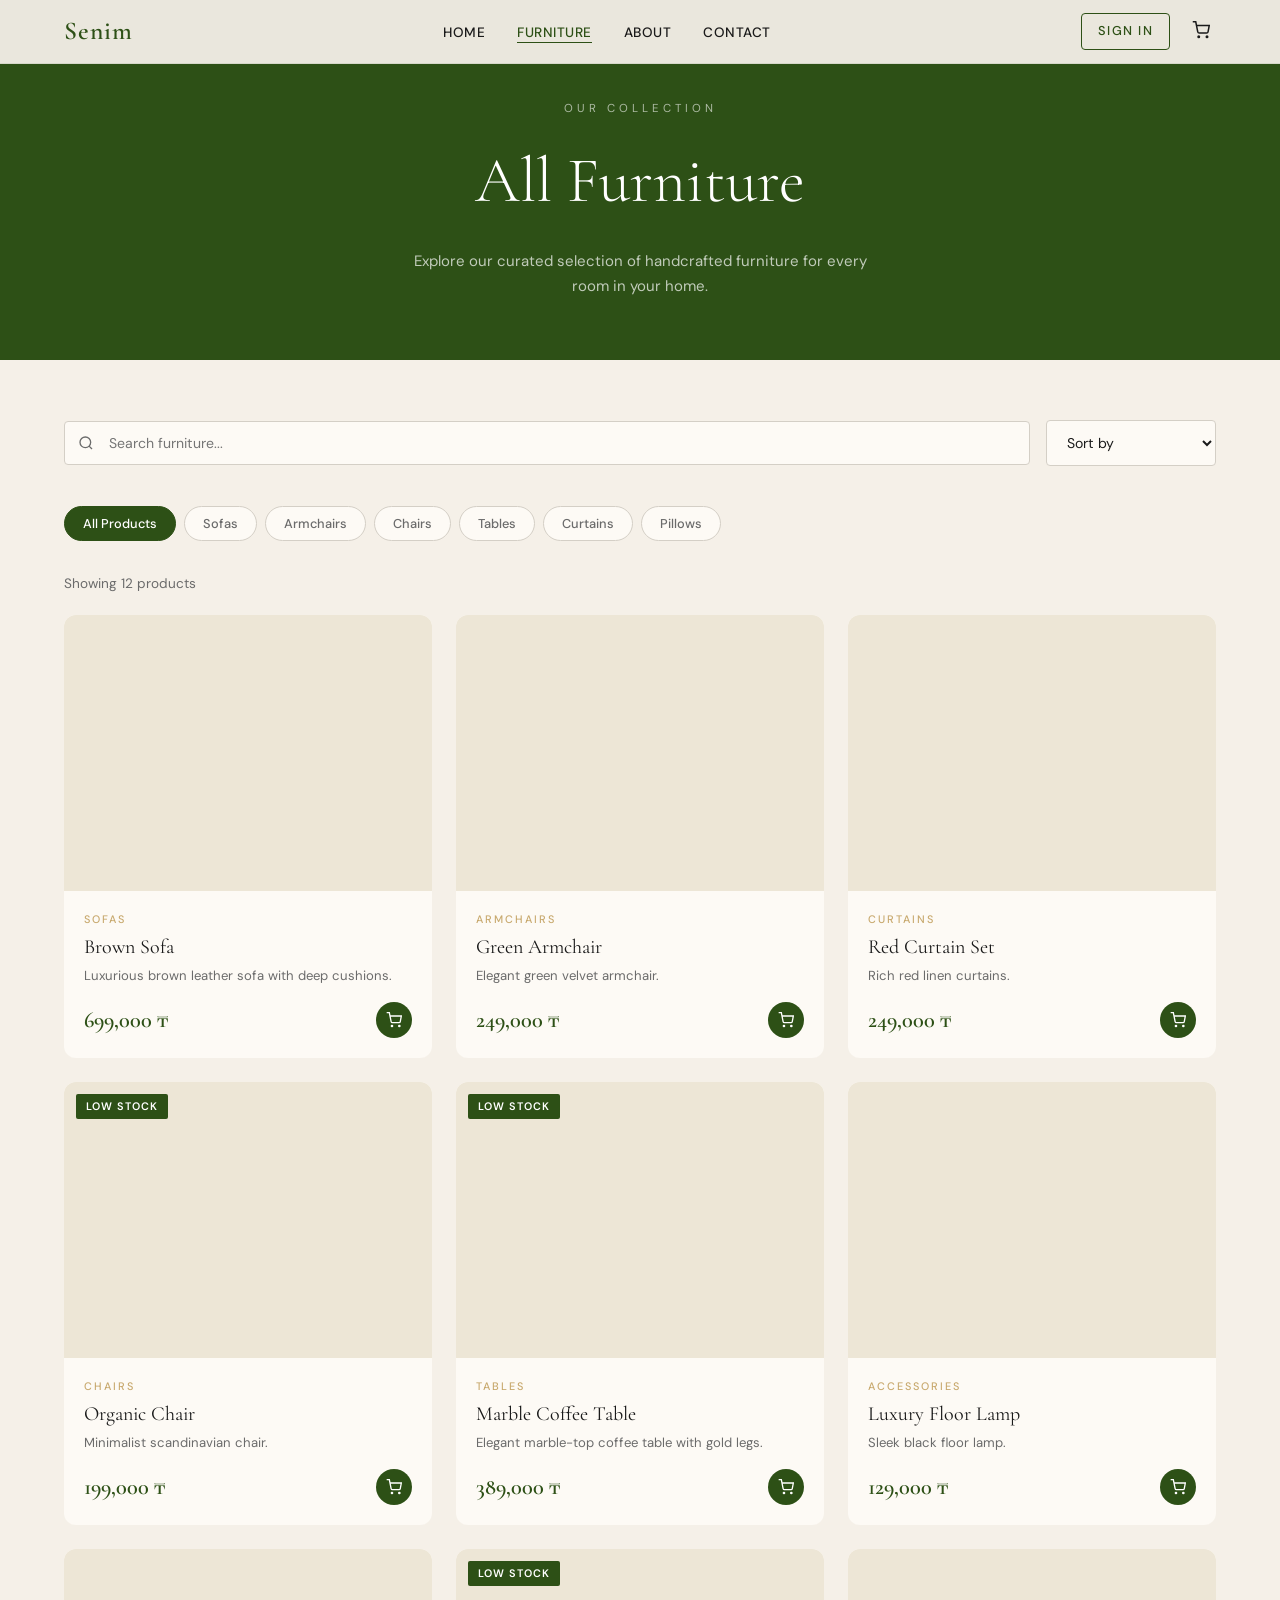
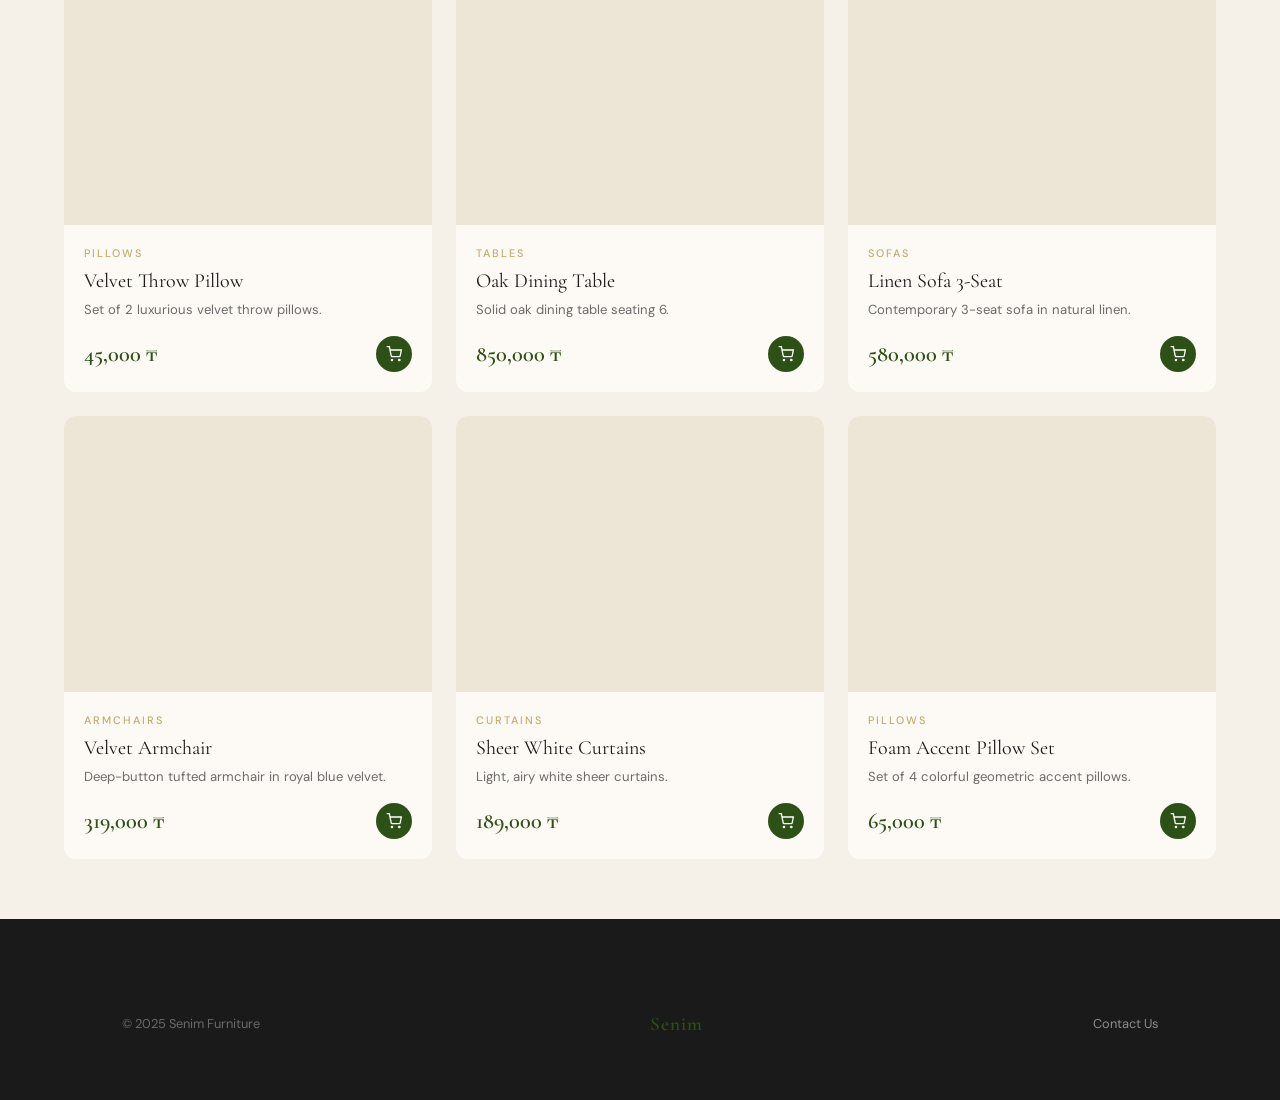
<file: senim-project/senim-project/senim-v8/frontend/pages/products.html>
<!DOCTYPE html>
<html lang="en">
<head>
  <meta charset="UTF-8">
  <meta name="viewport" content="width=device-width, initial-scale=1.0">
  <title>Products – Senim Furniture</title>
  <link rel="stylesheet" href="../css/style.css">
</head>
<body>

<nav class="navbar">
  <a href="../index.html" class="nav-logo">Senim</a>
  <ul class="nav-links">
    <li><a href="../index.html">Home</a></li>
    <li><a href="products.html" class="active">Furniture</a></li>
    <li><a href="about.html">About</a></li>
    <li><a href="contact.html">Contact</a></li>
  </ul>
  <div class="nav-actions">
    <button class="cart-btn" onclick="window.location.href='cart.html'" title="Cart">
      <svg width="18" height="18" viewBox="0 0 24 24" fill="none" stroke="currentColor" stroke-width="2">
        <circle cx="9" cy="21" r="1"/><circle cx="20" cy="21" r="1"/>
        <path d="M1 1h4l2.68 13.39a2 2 0 0 0 2 1.61h9.72a2 2 0 0 0 2-1.61L23 6H6"/>
      </svg>
      <span class="cart-count">0</span>
    </button>
    <button class="hamburger" aria-label="Menu"><span></span><span></span><span></span></button>
  </div>
</nav>

<!-- PAGE BANNER -->
<div class="page-banner">
  <p class="page-banner-label">Our Collection</p>
  <h1 class="page-banner-title">All Furniture</h1>
  <p class="page-banner-desc">Explore our curated selection of handcrafted furniture for every room in your home.</p>
</div>

<!-- PRODUCTS SECTION -->
<section style="padding:60px 5%">

  <!-- Search & Sort Bar -->
  <div class="search-filter-bar">
    <div class="search-input-wrap">
      <svg width="16" height="16" viewBox="0 0 24 24" fill="none" stroke="currentColor" stroke-width="2"><circle cx="11" cy="11" r="8"/><path d="m21 21-4.35-4.35"/></svg>
      <input type="text" class="search-input" id="searchInput" placeholder="Search furniture...">
    </div>
    <select class="filter-select" id="sortSelect">
      <option value="">Sort by</option>
      <option value="price-asc">Price: Low to High</option>
      <option value="price-desc">Price: High to Low</option>
      <option value="name-asc">Name: A–Z</option>
    </select>
  </div>

  <!-- Category Filter Tabs -->
  <div class="filter-tabs" id="filterTabs">
    <button class="filter-tab active" data-cat="">All Products</button>
    <button class="filter-tab" data-cat="Sofas">Sofas</button>
    <button class="filter-tab" data-cat="Armchairs">Armchairs</button>
    <button class="filter-tab" data-cat="Chairs">Chairs</button>
    <button class="filter-tab" data-cat="Tables">Tables</button>
    <button class="filter-tab" data-cat="Curtains">Curtains</button>
    <button class="filter-tab" data-cat="Pillows">Pillows</button>
  </div>

  <!-- Results count -->
  <p id="resultsCount" style="color:var(--gray);font-size:.85rem;margin-bottom:20px"></p>

  <!-- Products Grid -->
  <div class="products-grid" id="productsGrid">
    <div class="loading-spinner" style="grid-column:1/-1"><div class="spinner"></div></div>
  </div>
</section>

<footer class="footer">
  <div class="footer-bottom" style="border:none;padding:30px 5%">
    <span>© 2025 Senim Furniture</span>
    <a href="../index.html" class="nav-logo" style="font-size:1.2rem">Senim</a>
    <a href="contact.html" style="color:rgba(255,255,255,.5)">Contact Us</a>
  </div>
</footer>

<div class="toast-container"></div>
<script src="../js/main.js"></script>
<script>
  let allProducts = [];
  let activeCategory = '';

  // Read URL param for category
  const urlParams = new URLSearchParams(window.location.search);
  const urlCategory = urlParams.get('category') || '';

  async function initProducts() {
    allProducts = await loadProducts();
    if (urlCategory) {
      activeCategory = urlCategory;
      document.querySelectorAll('.filter-tab').forEach(t => {
        t.classList.toggle('active', t.dataset.cat === urlCategory);
      });
    }
    renderProducts();
  }

  function renderProducts() {
    const grid = document.getElementById('productsGrid');
    const search = document.getElementById('searchInput').value.toLowerCase();
    const sort = document.getElementById('sortSelect').value;

    let filtered = allProducts.filter(p => {
      const matchCat = !activeCategory || p.category === activeCategory;
      const matchSearch = !search ||
        p.name.toLowerCase().includes(search) ||
        (p.description || '').toLowerCase().includes(search) ||
        (p.category || '').toLowerCase().includes(search);
      return matchCat && matchSearch;
    });

    if (sort === 'price-asc') filtered.sort((a,b) => a.price - b.price);
    else if (sort === 'price-desc') filtered.sort((a,b) => b.price - a.price);
    else if (sort === 'name-asc') filtered.sort((a,b) => a.name.localeCompare(b.name));

    document.getElementById('resultsCount').textContent =
      `Showing ${filtered.length} product${filtered.length !== 1 ? 's' : ''}`;

    grid.innerHTML = '';
    if (filtered.length === 0) {
      grid.innerHTML = `
        <div class="empty-state" style="grid-column:1/-1">
          <svg width="48" height="48" viewBox="0 0 24 24" fill="none" stroke="currentColor" stroke-width="1.5"><circle cx="11" cy="11" r="8"/><path d="m21 21-4.35-4.35"/></svg>
          <h3>No products found</h3>
          <p>Try adjusting your search or filter.</p>
          <button class="btn btn-outline" style="margin-top:16px" onclick="clearFilters()">Clear Filters</button>
        </div>`;
      return;
    }
    filtered.forEach(p => grid.appendChild(createProductCard(p)));
  }

  function clearFilters() {
    document.getElementById('searchInput').value = '';
    document.getElementById('sortSelect').value = '';
    activeCategory = '';
    document.querySelectorAll('.filter-tab').forEach(t => t.classList.toggle('active', t.dataset.cat === ''));
    renderProducts();
  }

  // Events
  document.getElementById('searchInput').addEventListener('input', renderProducts);
  document.getElementById('sortSelect').addEventListener('change', renderProducts);

  document.getElementById('filterTabs').addEventListener('click', e => {
    const tab = e.target.closest('.filter-tab');
    if (!tab) return;
    activeCategory = tab.dataset.cat;
    document.querySelectorAll('.filter-tab').forEach(t => t.classList.remove('active'));
    tab.classList.add('active');
    renderProducts();
  });

  initProducts();
</script>
</body>
</html>
</file>
<file: senim-project/senim-project/senim-v8/frontend/css/style.css>
/* ===========================
   SENIM FURNITURE - DESIGN SYSTEM
   =========================== */

@import url('https://fonts.googleapis.com/css2?family=Cormorant+Garamond:ital,wght@0,300;0,400;0,600;1,300;1,400&family=DM+Sans:wght@300;400;500;600&display=swap');

:root {
  --beige: #F5F0E8;
  --beige-dark: #EDE6D6;
  --green: #2D5016;
  --green-mid: #3D6B1F;
  --green-light: #4A7C24;
  --warm-brown: #8B6914;
  --warm-tan: #C8A96E;
  --white: #FDFAF5;
  --dark: #1A1A1A;
  --gray: #6B6B6B;
  --gray-light: #D4CFC6;

  --font-display: 'Cormorant Garamond', Georgia, serif;
  --font-body: 'DM Sans', sans-serif;

  --shadow-sm: 0 2px 12px rgba(0,0,0,0.06);
  --shadow-md: 0 8px 32px rgba(0,0,0,0.10);
  --shadow-lg: 0 20px 60px rgba(0,0,0,0.15);

  --radius: 4px;
  --radius-lg: 12px;
  --transition: all 0.3s cubic-bezier(0.4, 0, 0.2, 1);
}

*, *::before, *::after { box-sizing: border-box; margin: 0; padding: 0; }

html { scroll-behavior: smooth; }

body {
  font-family: var(--font-body);
  background: var(--beige);
  color: var(--dark);
  line-height: 1.6;
  font-size: 15px;
}

a { text-decoration: none; color: inherit; }
img { max-width: 100%; display: block; }
ul { list-style: none; }

/* ===========================
   NAVBAR
   =========================== */

.navbar {
  position: fixed;
  top: 0; left: 0; right: 0;
  z-index: 1000;
  background: rgba(245, 240, 232, 0.95);
  backdrop-filter: blur(12px);
  border-bottom: 1px solid rgba(45, 80, 22, 0.1);
  padding: 0 5%;
  height: 64px;
  display: flex;
  align-items: center;
  justify-content: space-between;
  transition: var(--transition);
}

.navbar.scrolled {
  box-shadow: var(--shadow-sm);
}

.nav-logo {
  font-family: var(--font-display);
  font-size: 1.6rem;
  font-weight: 600;
  color: var(--green);
  letter-spacing: 1px;
}

.nav-links {
  display: flex;
  gap: 2rem;
  align-items: center;
}

.nav-links a {
  font-size: 0.85rem;
  font-weight: 500;
  letter-spacing: 0.5px;
  color: var(--dark);
  text-transform: uppercase;
  transition: var(--transition);
  position: relative;
}

.nav-links a::after {
  content: '';
  position: absolute;
  bottom: -2px; left: 0;
  width: 0; height: 1px;
  background: var(--green);
  transition: var(--transition);
}

.nav-links a:hover::after,
.nav-links a.active::after { width: 100%; }
.nav-links a:hover, .nav-links a.active { color: var(--green); }

.nav-actions {
  display: flex;
  align-items: center;
  gap: 1rem;
}

.nav-search {
  background: none;
  border: none;
  cursor: pointer;
  color: var(--dark);
  padding: 6px;
  transition: var(--transition);
}
.nav-search:hover { color: var(--green); }

.cart-btn {
  position: relative;
  background: none;
  border: none;
  cursor: pointer;
  color: var(--dark);
  padding: 6px;
  transition: var(--transition);
}
.cart-btn:hover { color: var(--green); }

.cart-count {
  position: absolute;
  top: -2px; right: -4px;
  background: var(--green);
  color: white;
  font-size: 0.65rem;
  font-weight: 600;
  width: 16px; height: 16px;
  border-radius: 50%;
  display: flex;
  align-items: center;
  justify-content: center;
  display: none;
}

.cart-count.show { display: flex; }

.hamburger {
  display: none;
  flex-direction: column;
  gap: 5px;
  cursor: pointer;
  background: none;
  border: none;
  padding: 4px;
}

.hamburger span {
  display: block;
  width: 22px; height: 2px;
  background: var(--dark);
  transition: var(--transition);
}

/* ===========================
   BUTTONS
   =========================== */

.btn {
  display: inline-flex;
  align-items: center;
  gap: 8px;
  padding: 12px 28px;
  font-family: var(--font-body);
  font-size: 0.82rem;
  font-weight: 500;
  letter-spacing: 1.5px;
  text-transform: uppercase;
  border: none;
  cursor: pointer;
  transition: var(--transition);
  border-radius: var(--radius);
}

.btn-primary {
  background: var(--green);
  color: white;
}
.btn-primary:hover {
  background: var(--green-mid);
  transform: translateY(-1px);
  box-shadow: 0 6px 24px rgba(45,80,22,0.3);
}

.btn-outline {
  background: transparent;
  color: var(--green);
  border: 1.5px solid var(--green);
}
.btn-outline:hover {
  background: var(--green);
  color: white;
}

.btn-warm {
  background: var(--warm-tan);
  color: white;
}
.btn-warm:hover {
  background: var(--warm-brown);
  transform: translateY(-1px);
}

.btn-ghost {
  background: transparent;
  color: var(--dark);
  border: 1.5px solid var(--gray-light);
}
.btn-ghost:hover { border-color: var(--green); color: var(--green); }

/* ===========================
   HERO SECTION
   =========================== */

.hero {
  min-height: 100vh;
  padding-top: 64px;
  background: var(--beige);
  display: grid;
  grid-template-columns: 1fr 1fr;
  align-items: center;
  padding-left: 8%;
  overflow: hidden;
  position: relative;
}

.hero::before {
  content: '';
  position: absolute;
  right: 0; top: 0;
  width: 55%;
  height: 100%;
  background: var(--green);
  clip-path: ellipse(90% 80% at 100% 50%);
  z-index: 0;
}

.hero-content {
  position: relative;
  z-index: 2;
  max-width: 520px;
}

.hero-subtitle {
  font-size: 0.78rem;
  letter-spacing: 3px;
  text-transform: uppercase;
  color: var(--green);
  font-weight: 500;
  margin-bottom: 1rem;
}

.hero-title {
  font-family: var(--font-display);
  font-size: clamp(3rem, 6vw, 5.5rem);
  font-weight: 300;
  line-height: 1.05;
  color: var(--dark);
  margin-bottom: 1.5rem;
  letter-spacing: -1px;
}

.hero-title em {
  font-style: italic;
  color: var(--green);
}

.hero-description {
  color: var(--gray);
  margin-bottom: 2.5rem;
  max-width: 380px;
  line-height: 1.7;
}

.hero-buttons {
  display: flex;
  gap: 1rem;
  flex-wrap: wrap;
}

.hero-image-area {
  position: relative;
  z-index: 2;
  display: flex;
  justify-content: center;
  align-items: center;
  padding: 60px 40px;
}

.hero-image-area img {
  max-width: 90%;
  filter: drop-shadow(0 30px 60px rgba(0,0,0,0.25));
  animation: float 6s ease-in-out infinite;
}

@keyframes float {
  0%, 100% { transform: translateY(0); }
  50% { transform: translateY(-18px); }
}

.hero-badge {
  position: absolute;
  bottom: 80px; left: 30px;
  background: white;
  padding: 16px 24px;
  border-radius: var(--radius-lg);
  box-shadow: var(--shadow-md);
  display: flex;
  align-items: center;
  gap: 12px;
}

.hero-badge-icon {
  width: 40px; height: 40px;
  background: var(--beige-dark);
  border-radius: 50%;
  display: flex;
  align-items: center;
  justify-content: center;
  color: var(--green);
}

.hero-badge-text strong { display: block; font-size: 1.2rem; color: var(--green); }
.hero-badge-text span { font-size: 0.75rem; color: var(--gray); }

/* ===========================
   SECTION COMMONS
   =========================== */

section { padding: 80px 5%; }

.section-label {
  font-size: 0.72rem;
  letter-spacing: 4px;
  text-transform: uppercase;
  color: var(--warm-tan);
  font-weight: 500;
  margin-bottom: 0.5rem;
}

.section-title {
  font-family: var(--font-display);
  font-size: clamp(2rem, 4vw, 3rem);
  font-weight: 300;
  line-height: 1.2;
  color: var(--dark);
  margin-bottom: 1rem;
}

.section-title span { color: var(--green); }

.section-desc {
  color: var(--gray);
  max-width: 500px;
  line-height: 1.7;
  margin-bottom: 3rem;
}

/* ===========================
   CATEGORIES STRIP
   =========================== */

.categories-strip {
  background: var(--white);
  padding: 50px 5%;
  border-top: 1px solid var(--beige-dark);
  border-bottom: 1px solid var(--beige-dark);
}

.categories-inner {
  display: flex;
  align-items: center;
  gap: 0;
  justify-content: center;
}

.cat-item {
  flex: 1;
  display: flex;
  flex-direction: column;
  align-items: center;
  gap: 12px;
  padding: 20px 10px;
  cursor: pointer;
  transition: var(--transition);
  text-align: center;
  position: relative;
  border-right: 1px solid var(--beige-dark);
  text-decoration: none;
  color: inherit;
}

.cat-item:last-child { border-right: none; }

.cat-item:hover { background: var(--beige); }

.cat-icon {
  width: 60px; height: 60px;
  border: 1.5px solid var(--gray-light);
  border-radius: 50%;
  display: flex;
  align-items: center;
  justify-content: center;
  transition: var(--transition);
  color: var(--green);
}

.cat-item:hover .cat-icon {
  border-color: var(--green);
  background: var(--green);
  color: white;
}

.cat-name {
  font-size: 0.78rem;
  letter-spacing: 1px;
  text-transform: uppercase;
  font-weight: 500;
  color: var(--dark);
}

.cat-count {
  font-size: 0.7rem;
  color: var(--gray);
}

.cat-arrow {
  font-size: 0.6rem;
  color: var(--gray-light);
  position: absolute;
  right: -8px;
  top: 50%;
  transform: translateY(-50%);
}

/* ===========================
   PRODUCT CARDS
   =========================== */

.products-grid {
  display: grid;
  grid-template-columns: repeat(auto-fill, minmax(280px, 1fr));
  gap: 24px;
}

.product-card {
  background: var(--white);
  border-radius: var(--radius-lg);
  overflow: hidden;
  transition: var(--transition);
  cursor: pointer;
  position: relative;
}

.product-card:hover {
  transform: translateY(-6px);
  box-shadow: var(--shadow-lg);
}

.product-card-image {
  aspect-ratio: 4/3;
  overflow: hidden;
  background: var(--beige-dark);
  position: relative;
}

.product-card-image img {
  width: 100%; height: 100%;
  object-fit: cover;
  transition: transform 0.5s ease;
}

.product-card:hover .product-card-image img {
  transform: scale(1.05);
}

.product-badge {
  position: absolute;
  top: 12px; left: 12px;
  background: var(--green);
  color: white;
  font-size: 0.68rem;
  font-weight: 600;
  letter-spacing: 1px;
  text-transform: uppercase;
  padding: 4px 10px;
  border-radius: 2px;
}

.product-actions-overlay {
  position: absolute;
  top: 12px; right: 12px;
  display: flex;
  flex-direction: column;
  gap: 8px;
  opacity: 0;
  transform: translateX(10px);
  transition: var(--transition);
}

.product-card:hover .product-actions-overlay {
  opacity: 1;
  transform: translateX(0);
}

.overlay-btn {
  width: 36px; height: 36px;
  border-radius: 50%;
  background: white;
  border: none;
  display: flex;
  align-items: center;
  justify-content: center;
  cursor: pointer;
  box-shadow: var(--shadow-sm);
  transition: var(--transition);
  color: var(--dark);
}

.overlay-btn:hover { background: var(--green); color: white; }

.product-card-body {
  padding: 20px;
}

.product-category-tag {
  font-size: 0.68rem;
  letter-spacing: 2px;
  text-transform: uppercase;
  color: var(--warm-tan);
  font-weight: 500;
  margin-bottom: 6px;
}

.product-name {
  font-family: var(--font-display);
  font-size: 1.25rem;
  font-weight: 400;
  color: var(--dark);
  margin-bottom: 6px;
  line-height: 1.3;
}

.product-desc {
  font-size: 0.82rem;
  color: var(--gray);
  line-height: 1.5;
  margin-bottom: 16px;
  display: -webkit-box;
  -webkit-line-clamp: 2;
  -webkit-box-orient: vertical;
  overflow: hidden;
}

.product-footer {
  display: flex;
  align-items: center;
  justify-content: space-between;
}

.product-price {
  font-family: var(--font-display);
  font-size: 1.4rem;
  font-weight: 600;
  color: var(--green);
}

.product-price-old {
  font-size: 0.82rem;
  color: var(--gray);
  text-decoration: line-through;
  margin-left: 6px;
}

.add-to-cart-btn {
  background: var(--green);
  color: white;
  border: none;
  width: 36px; height: 36px;
  border-radius: 50%;
  display: flex;
  align-items: center;
  justify-content: center;
  cursor: pointer;
  transition: var(--transition);
}

.add-to-cart-btn:hover {
  background: var(--green-mid);
  transform: scale(1.1);
}

/* ===========================
   FEATURED PRODUCTS (HOME)
   =========================== */

.featured-section {
  background: var(--beige);
}

.featured-layout {
  display: grid;
  grid-template-columns: 1fr 1fr;
  gap: 24px;
  margin-bottom: 24px;
}

.featured-card {
  background: var(--green);
  border-radius: var(--radius-lg);
  padding: 40px;
  color: white;
  display: grid;
  grid-template-columns: 1fr 1fr;
  gap: 24px;
  align-items: center;
  position: relative;
  overflow: hidden;
  min-height: 280px;
}

.featured-card::before {
  content: '';
  position: absolute;
  top: -40px; right: -40px;
  width: 200px; height: 200px;
  border-radius: 50%;
  background: rgba(255,255,255,0.05);
}

.featured-card-label {
  font-size: 0.68rem;
  letter-spacing: 3px;
  text-transform: uppercase;
  color: rgba(255,255,255,0.6);
  margin-bottom: 8px;
}

.featured-card-title {
  font-family: var(--font-display);
  font-size: 1.8rem;
  font-weight: 300;
  line-height: 1.2;
  margin-bottom: 10px;
}

.featured-card-desc {
  font-size: 0.82rem;
  color: rgba(255,255,255,0.75);
  line-height: 1.6;
  margin-bottom: 20px;
}

.featured-card-price {
  font-family: var(--font-display);
  font-size: 1.6rem;
  font-weight: 600;
  margin-bottom: 20px;
}

.featured-card-image {
  text-align: center;
}

.featured-card-image img {
  max-height: 200px;
  margin: 0 auto;
  filter: drop-shadow(0 20px 40px rgba(0,0,0,0.3));
  object-fit: contain;
}

/* ===========================
   SEARCH & FILTER
   =========================== */

.search-filter-bar {
  display: flex;
  gap: 16px;
  margin-bottom: 40px;
  flex-wrap: wrap;
  align-items: center;
}

.search-input-wrap {
  flex: 1;
  min-width: 240px;
  position: relative;
}

.search-input-wrap svg {
  position: absolute;
  left: 14px;
  top: 50%;
  transform: translateY(-50%);
  color: var(--gray);
}

.search-input {
  width: 100%;
  padding: 12px 16px 12px 44px;
  border: 1.5px solid var(--gray-light);
  border-radius: var(--radius);
  background: var(--white);
  font-family: var(--font-body);
  font-size: 0.88rem;
  color: var(--dark);
  transition: var(--transition);
  outline: none;
}

.search-input:focus {
  border-color: var(--green);
  box-shadow: 0 0 0 3px rgba(45,80,22,0.1);
}

.filter-select {
  padding: 12px 16px;
  border: 1.5px solid var(--gray-light);
  border-radius: var(--radius);
  background: var(--white);
  font-family: var(--font-body);
  font-size: 0.88rem;
  color: var(--dark);
  cursor: pointer;
  outline: none;
  transition: var(--transition);
}

.filter-select:focus { border-color: var(--green); }

.filter-tabs {
  display: flex;
  gap: 8px;
  flex-wrap: wrap;
  margin-bottom: 32px;
}

.filter-tab {
  padding: 8px 18px;
  border: 1.5px solid var(--gray-light);
  border-radius: 100px;
  background: var(--white);
  font-size: 0.8rem;
  font-weight: 500;
  cursor: pointer;
  transition: var(--transition);
  color: var(--gray);
  font-family: var(--font-body);
}

.filter-tab:hover, .filter-tab.active {
  background: var(--green);
  border-color: var(--green);
  color: white;
}

/* ===========================
   CART PAGE
   =========================== */

.cart-layout {
  display: grid;
  grid-template-columns: 1fr 380px;
  gap: 40px;
  align-items: start;
}

.cart-items { display: flex; flex-direction: column; gap: 16px; }

.cart-item {
  background: var(--white);
  border-radius: var(--radius-lg);
  padding: 20px;
  display: flex;
  gap: 20px;
  align-items: center;
  transition: var(--transition);
}

.cart-item:hover { box-shadow: var(--shadow-sm); }

.cart-item-image {
  width: 100px; height: 100px;
  object-fit: cover;
  border-radius: var(--radius);
  background: var(--beige-dark);
  flex-shrink: 0;
}

.cart-item-info { flex: 1; }

.cart-item-category {
  font-size: 0.7rem;
  color: var(--warm-tan);
  letter-spacing: 2px;
  text-transform: uppercase;
  margin-bottom: 4px;
}

.cart-item-name {
  font-family: var(--font-display);
  font-size: 1.15rem;
  font-weight: 400;
  color: var(--dark);
  margin-bottom: 8px;
}

.cart-item-price {
  font-family: var(--font-display);
  font-size: 1.1rem;
  font-weight: 600;
  color: var(--green);
}

.quantity-control {
  display: flex;
  align-items: center;
  gap: 12px;
}

.qty-btn {
  width: 28px; height: 28px;
  border: 1.5px solid var(--gray-light);
  border-radius: 50%;
  background: none;
  cursor: pointer;
  display: flex;
  align-items: center;
  justify-content: center;
  font-size: 1rem;
  transition: var(--transition);
  color: var(--dark);
}

.qty-btn:hover { border-color: var(--green); color: var(--green); }

.qty-value {
  font-weight: 600;
  min-width: 24px;
  text-align: center;
}

.remove-btn {
  background: none;
  border: none;
  color: var(--gray);
  cursor: pointer;
  padding: 6px;
  transition: var(--transition);
}
.remove-btn:hover { color: #e53e3e; }

.cart-summary {
  background: var(--white);
  border-radius: var(--radius-lg);
  padding: 32px;
  position: sticky;
  top: 80px;
}

.cart-summary-title {
  font-family: var(--font-display);
  font-size: 1.5rem;
  margin-bottom: 24px;
  padding-bottom: 16px;
  border-bottom: 1px solid var(--beige-dark);
}

.summary-row {
  display: flex;
  justify-content: space-between;
  margin-bottom: 12px;
  font-size: 0.9rem;
  color: var(--gray);
}

.summary-row.total {
  font-weight: 600;
  color: var(--dark);
  font-size: 1rem;
  border-top: 1px solid var(--beige-dark);
  padding-top: 16px;
  margin-top: 16px;
}

.summary-row.total .summary-price {
  font-family: var(--font-display);
  font-size: 1.4rem;
  color: var(--green);
}

/* ===========================
   PRODUCT DETAIL
   =========================== */

.product-detail-layout {
  display: grid;
  grid-template-columns: 1fr 1fr;
  gap: 60px;
  align-items: start;
  padding-top: 100px;
}

.product-detail-gallery {
  position: sticky;
  top: 80px;
}

.main-image {
  aspect-ratio: 1;
  border-radius: var(--radius-lg);
  overflow: hidden;
  background: var(--beige-dark);
  margin-bottom: 16px;
}

.main-image img {
  width: 100%; height: 100%;
  object-fit: cover;
}

.product-detail-info {}

.breadcrumb {
  display: flex;
  gap: 8px;
  font-size: 0.78rem;
  color: var(--gray);
  margin-bottom: 20px;
}
.breadcrumb a:hover { color: var(--green); }
.breadcrumb span { color: var(--gray-light); }

.detail-category {
  font-size: 0.72rem;
  letter-spacing: 3px;
  text-transform: uppercase;
  color: var(--warm-tan);
  margin-bottom: 8px;
}

.detail-title {
  font-family: var(--font-display);
  font-size: clamp(2rem, 4vw, 3rem);
  font-weight: 300;
  line-height: 1.1;
  color: var(--dark);
  margin-bottom: 16px;
}

.detail-price {
  font-family: var(--font-display);
  font-size: 2rem;
  font-weight: 600;
  color: var(--green);
  margin-bottom: 24px;
}

.detail-desc {
  color: var(--gray);
  line-height: 1.8;
  margin-bottom: 32px;
}

.detail-meta {
  display: grid;
  grid-template-columns: 1fr 1fr;
  gap: 16px;
  margin-bottom: 32px;
}

.meta-item label {
  font-size: 0.72rem;
  letter-spacing: 1px;
  text-transform: uppercase;
  color: var(--gray);
  display: block;
  margin-bottom: 4px;
}

.meta-item span {
  font-weight: 500;
  color: var(--dark);
}

.color-swatches {
  display: flex;
  gap: 10px;
  align-items: center;
  margin-bottom: 32px;
}

.color-swatch {
  width: 28px; height: 28px;
  border-radius: 50%;
  cursor: pointer;
  border: 2px solid transparent;
  transition: var(--transition);
}
.color-swatch.active { border-color: var(--dark); }

.detail-actions {
  display: flex;
  gap: 12px;
  flex-wrap: wrap;
}

/* ===========================
   CONTACT PAGE
   =========================== */

.contact-layout {
  display: grid;
  grid-template-columns: 1fr 1fr;
  gap: 80px;
  align-items: start;
}

.contact-info-item {
  display: flex;
  gap: 16px;
  margin-bottom: 32px;
}

.contact-icon {
  width: 48px; height: 48px;
  background: var(--green);
  color: white;
  border-radius: var(--radius);
  display: flex;
  align-items: center;
  justify-content: center;
  flex-shrink: 0;
}

.contact-info-item h4 { font-weight: 600; margin-bottom: 4px; }
.contact-info-item p { color: var(--gray); font-size: 0.9rem; }

.contact-form {
  background: var(--white);
  padding: 40px;
  border-radius: var(--radius-lg);
  box-shadow: var(--shadow-sm);
}

.form-group { margin-bottom: 20px; }

.form-group label {
  display: block;
  font-size: 0.78rem;
  font-weight: 500;
  letter-spacing: 0.5px;
  text-transform: uppercase;
  color: var(--dark);
  margin-bottom: 8px;
}

.form-control {
  width: 100%;
  padding: 12px 16px;
  border: 1.5px solid var(--gray-light);
  border-radius: var(--radius);
  background: var(--beige);
  font-family: var(--font-body);
  font-size: 0.9rem;
  color: var(--dark);
  outline: none;
  transition: var(--transition);
}

.form-control:focus {
  border-color: var(--green);
  box-shadow: 0 0 0 3px rgba(45,80,22,0.1);
  background: var(--white);
}

textarea.form-control { min-height: 140px; resize: vertical; }

/* ===========================
   ABOUT PAGE
   =========================== */

.about-hero {
  background: var(--green);
  color: white;
  padding: 120px 5% 80px;
  text-align: center;
}

.about-hero .section-label { color: rgba(255,255,255,0.6); }
.about-hero .section-title { color: white; }
.about-hero .section-desc { color: rgba(255,255,255,0.75); margin: 0 auto; }

.values-grid {
  display: grid;
  grid-template-columns: repeat(auto-fill, minmax(220px, 1fr));
  gap: 24px;
}

.value-card {
  background: var(--white);
  padding: 32px;
  border-radius: var(--radius-lg);
  text-align: center;
  transition: var(--transition);
}

.value-card:hover { transform: translateY(-4px); box-shadow: var(--shadow-md); }

.value-icon {
  width: 56px; height: 56px;
  background: var(--beige-dark);
  color: var(--green);
  border-radius: var(--radius-lg);
  display: flex;
  align-items: center;
  justify-content: center;
  margin: 0 auto 16px;
}

.value-title { font-family: var(--font-display); font-size: 1.2rem; margin-bottom: 8px; }
.value-desc { font-size: 0.85rem; color: var(--gray); line-height: 1.6; }

/* ===========================
   STATS STRIP
   =========================== */

.stats-strip {
  background: var(--green);
  padding: 50px 5%;
  display: grid;
  grid-template-columns: repeat(4, 1fr);
  gap: 24px;
  text-align: center;
  color: white;
}

.stat-number {
  font-family: var(--font-display);
  font-size: 3rem;
  font-weight: 300;
  margin-bottom: 6px;
}

.stat-label { font-size: 0.8rem; letter-spacing: 1px; text-transform: uppercase; opacity: 0.75; }

/* ===========================
   ADMIN PAGE
   =========================== */

.admin-layout {
  display: grid;
  grid-template-columns: 240px 1fr;
  min-height: 100vh;
  padding-top: 64px;
}

.admin-sidebar {
  background: var(--green);
  padding: 32px 0;
  position: fixed;
  top: 64px;
  left: 0;
  width: 240px;
  height: calc(100vh - 64px);
  overflow-y: auto;
}

.admin-logo {
  padding: 0 24px 32px;
  border-bottom: 1px solid rgba(255,255,255,0.1);
  margin-bottom: 16px;
}

.admin-logo span {
  font-family: var(--font-display);
  font-size: 1.3rem;
  color: white;
}

.sidebar-nav { display: flex; flex-direction: column; gap: 4px; padding: 0 12px; }

.sidebar-link {
  display: flex;
  align-items: center;
  gap: 10px;
  padding: 12px 16px;
  border-radius: var(--radius);
  color: rgba(255,255,255,0.7);
  font-size: 0.88rem;
  font-weight: 500;
  transition: var(--transition);
  cursor: pointer;
  border: none;
  background: none;
  width: 100%;
  text-align: left;
}

.sidebar-link:hover, .sidebar-link.active {
  background: rgba(255,255,255,0.15);
  color: white;
}

.admin-main {
  margin-left: 240px;
  padding: 40px;
  background: var(--beige);
  min-height: calc(100vh - 64px);
}

.admin-header {
  display: flex;
  justify-content: space-between;
  align-items: center;
  margin-bottom: 32px;
}

.admin-title {
  font-family: var(--font-display);
  font-size: 2rem;
  font-weight: 300;
}

.admin-table-wrap {
  background: var(--white);
  border-radius: var(--radius-lg);
  overflow: hidden;
  box-shadow: var(--shadow-sm);
}

.admin-table {
  width: 100%;
  border-collapse: collapse;
}

.admin-table th {
  padding: 14px 20px;
  text-align: left;
  font-size: 0.72rem;
  letter-spacing: 1px;
  text-transform: uppercase;
  color: var(--gray);
  font-weight: 500;
  background: var(--beige);
  border-bottom: 1px solid var(--beige-dark);
}

.admin-table td {
  padding: 14px 20px;
  border-bottom: 1px solid var(--beige-dark);
  font-size: 0.88rem;
  vertical-align: middle;
}

.admin-table tr:last-child td { border-bottom: none; }
.admin-table tr:hover td { background: var(--beige); }

.admin-table img {
  width: 50px; height: 50px;
  object-fit: cover;
  border-radius: var(--radius);
}

.table-actions { display: flex; gap: 8px; }

.icon-btn {
  width: 32px; height: 32px;
  border: none;
  border-radius: var(--radius);
  display: flex;
  align-items: center;
  justify-content: center;
  cursor: pointer;
  transition: var(--transition);
  font-size: 0.85rem;
}

.edit-btn { background: var(--beige-dark); color: var(--green); }
.edit-btn:hover { background: var(--green); color: white; }
.delete-btn { background: #fee2e2; color: #e53e3e; }
.delete-btn:hover { background: #e53e3e; color: white; }

/* ===========================
   MODAL
   =========================== */

.modal-overlay {
  position: fixed;
  inset: 0;
  background: rgba(0,0,0,0.5);
  z-index: 2000;
  display: flex;
  align-items: center;
  justify-content: center;
  padding: 20px;
  opacity: 0;
  visibility: hidden;
  transition: var(--transition);
}

.modal-overlay.open { opacity: 1; visibility: visible; }

.modal {
  background: var(--white);
  border-radius: var(--radius-lg);
  padding: 40px;
  max-width: 600px;
  width: 100%;
  max-height: 90vh;
  overflow-y: auto;
  transform: translateY(20px);
  transition: var(--transition);
}

.modal-overlay.open .modal { transform: translateY(0); }

.modal-header {
  display: flex;
  justify-content: space-between;
  align-items: center;
  margin-bottom: 28px;
}

.modal-title {
  font-family: var(--font-display);
  font-size: 1.6rem;
  font-weight: 300;
}

.modal-close {
  background: none;
  border: none;
  font-size: 1.4rem;
  cursor: pointer;
  color: var(--gray);
  padding: 4px;
  transition: var(--transition);
}
.modal-close:hover { color: var(--dark); }

.form-row {
  display: grid;
  grid-template-columns: 1fr 1fr;
  gap: 16px;
}

/* ===========================
   FOOTER
   =========================== */

.footer {
  background: var(--dark);
  color: rgba(255,255,255,0.8);
  padding: 60px 5% 30px;
}

.footer-grid {
  display: grid;
  grid-template-columns: 2fr 1fr 1fr 1fr;
  gap: 48px;
  margin-bottom: 48px;
}

.footer-brand .nav-logo { color: white; margin-bottom: 16px; display: block; }

.footer-desc {
  font-size: 0.85rem;
  color: rgba(255,255,255,0.5);
  line-height: 1.7;
  margin-bottom: 24px;
  max-width: 280px;
}

.social-links { display: flex; gap: 12px; }

.social-link {
  width: 36px; height: 36px;
  border: 1px solid rgba(255,255,255,0.2);
  border-radius: 50%;
  display: flex;
  align-items: center;
  justify-content: center;
  color: rgba(255,255,255,0.6);
  transition: var(--transition);
  font-size: 0.85rem;
}

.social-link:hover {
  background: var(--green);
  border-color: var(--green);
  color: white;
}

.footer-col h5 {
  font-size: 0.75rem;
  letter-spacing: 2px;
  text-transform: uppercase;
  color: white;
  margin-bottom: 20px;
  font-weight: 500;
}

.footer-links { display: flex; flex-direction: column; gap: 10px; }
.footer-links a {
  font-size: 0.85rem;
  color: rgba(255,255,255,0.5);
  transition: var(--transition);
}
.footer-links a:hover { color: white; padding-left: 4px; }

.footer-bottom {
  border-top: 1px solid rgba(255,255,255,0.1);
  padding-top: 24px;
  display: flex;
  justify-content: space-between;
  align-items: center;
  font-size: 0.8rem;
  color: rgba(255,255,255,0.35);
}

/* ===========================
   TOAST NOTIFICATIONS
   =========================== */

.toast-container {
  position: fixed;
  bottom: 24px; right: 24px;
  z-index: 3000;
  display: flex;
  flex-direction: column;
  gap: 10px;
}

.toast {
  background: var(--dark);
  color: white;
  padding: 14px 20px;
  border-radius: var(--radius-lg);
  display: flex;
  align-items: center;
  gap: 10px;
  font-size: 0.88rem;
  box-shadow: var(--shadow-lg);
  animation: slideIn 0.3s ease;
  min-width: 280px;
}

.toast.success { border-left: 3px solid #48bb78; }
.toast.error { border-left: 3px solid #e53e3e; }

@keyframes slideIn {
  from { transform: translateX(100%); opacity: 0; }
  to { transform: translateX(0); opacity: 1; }
}

/* ===========================
   PAGE HERO BANNERS
   =========================== */

.page-banner {
  background: var(--green);
  padding: 100px 5% 60px;
  text-align: center;
}

.page-banner-label {
  font-size: 0.72rem;
  letter-spacing: 4px;
  text-transform: uppercase;
  color: rgba(255,255,255,0.6);
  margin-bottom: 12px;
}

.page-banner-title {
  font-family: var(--font-display);
  font-size: clamp(2.5rem, 5vw, 4rem);
  font-weight: 300;
  color: white;
  margin-bottom: 16px;
}

.page-banner-desc {
  color: rgba(255,255,255,0.7);
  max-width: 480px;
  margin: 0 auto;
  line-height: 1.7;
}

/* ===========================
   OPPORTUNITIES / CTA SECTION
   =========================== */

.opportunities-section {
  background: var(--white);
  display: grid;
  grid-template-columns: 1fr 1fr;
  gap: 60px;
  align-items: center;
}

.opportunities-images {
  display: grid;
  grid-template-columns: 1fr 1fr;
  gap: 12px;
}

.opp-image {
  border-radius: var(--radius-lg);
  overflow: hidden;
  aspect-ratio: 3/4;
  background: var(--beige-dark);
}

.opp-image:first-child {
  margin-top: 32px;
}

.opp-image img {
  width: 100%; height: 100%;
  object-fit: cover;
}

/* ===========================
   LOADING & EMPTY STATES
   =========================== */

.loading-spinner {
  display: flex;
  justify-content: center;
  align-items: center;
  padding: 60px;
}

.spinner {
  width: 40px; height: 40px;
  border: 3px solid var(--beige-dark);
  border-top-color: var(--green);
  border-radius: 50%;
  animation: spin 0.8s linear infinite;
}

@keyframes spin { to { transform: rotate(360deg); } }

.empty-state {
  text-align: center;
  padding: 80px 20px;
  color: var(--gray);
}

.empty-state svg { color: var(--gray-light); margin-bottom: 16px; }
.empty-state h3 { font-family: var(--font-display); font-size: 1.5rem; margin-bottom: 8px; color: var(--dark); }

/* ===========================
   TAGS
   =========================== */

.tag {
  display: inline-block;
  padding: 3px 10px;
  border-radius: 100px;
  font-size: 0.72rem;
  font-weight: 500;
  letter-spacing: 0.5px;
}

.tag-green { background: rgba(45,80,22,0.1); color: var(--green); }
.tag-warm { background: rgba(200,169,110,0.15); color: var(--warm-brown); }

/* ===========================
   RESPONSIVE
   =========================== */

@media (max-width: 1024px) {
  .hero { grid-template-columns: 1fr; padding: 100px 5% 60px; text-align: center; }
  .hero::before { display: none; }
  .hero-content { max-width: 100%; }
  .hero-description { max-width: 100%; }
  .hero-buttons { justify-content: center; }
  .hero-image-area { display: none; }

  .featured-layout { grid-template-columns: 1fr; }
  .contact-layout { grid-template-columns: 1fr; }
  .opportunities-section { grid-template-columns: 1fr; }
  .footer-grid { grid-template-columns: 1fr 1fr; }
  .stats-strip { grid-template-columns: repeat(2, 1fr); }
  .cart-layout { grid-template-columns: 1fr; }
  .product-detail-layout { grid-template-columns: 1fr; padding-top: 80px; }
}

@media (max-width: 768px) {
  .nav-links { display: none; }
  .hamburger { display: flex; }

  .nav-links.mobile-open {
    display: flex;
    flex-direction: column;
    position: fixed;
    top: 64px; left: 0; right: 0;
    background: var(--beige);
    padding: 24px 5%;
    gap: 16px;
    border-bottom: 1px solid var(--beige-dark);
    box-shadow: var(--shadow-md);
    z-index: 999;
  }

  .categories-inner { flex-wrap: wrap; }
  .cat-item { min-width: 30%; border-right: none; border-bottom: 1px solid var(--beige-dark); }

  .admin-layout { grid-template-columns: 1fr; }
  .admin-sidebar { display: none; }
  .admin-main { margin-left: 0; padding: 20px; }

  .footer-grid { grid-template-columns: 1fr; }
  .form-row { grid-template-columns: 1fr; }
  .stats-strip { grid-template-columns: 1fr 1fr; }
}

@media (max-width: 480px) {
  section { padding: 60px 4%; }
  .products-grid { grid-template-columns: 1fr; }
  .detail-meta { grid-template-columns: 1fr; }
}

/* ===========================
   AI CHAT ASSISTANT
   =========================== */

.chat-launcher {
  position: fixed;
  bottom: 28px;
  left: 28px;
  z-index: 4000;
  display: flex;
  flex-direction: column;
  align-items: flex-start;
  gap: 12px;
}

.chat-bubble-btn {
  width: 58px;
  height: 58px;
  border-radius: 50%;
  background: var(--green);
  border: none;
  cursor: pointer;
  display: flex;
  align-items: center;
  justify-content: center;
  box-shadow: 0 4px 20px rgba(45,80,22,0.35);
  transition: var(--transition);
  position: relative;
}

.chat-bubble-btn:hover {
  background: var(--green-mid);
  transform: scale(1.08);
  box-shadow: 0 6px 28px rgba(45,80,22,0.45);
}

.chat-bubble-btn svg {
  color: white;
  transition: var(--transition);
}

.chat-bubble-btn.open .icon-chat { display: none; }
.chat-bubble-btn:not(.open) .icon-close { display: none; }

.chat-notif-dot {
  position: absolute;
  top: 6px;
  right: 6px;
  width: 10px;
  height: 10px;
  background: #f97316;
  border-radius: 50%;
  border: 2px solid var(--beige);
  animation: pulse-dot 2s infinite;
}

@keyframes pulse-dot {
  0%, 100% { opacity: 1; transform: scale(1); }
  50% { opacity: 0.7; transform: scale(1.2); }
}

.chat-tooltip {
  background: var(--dark);
  color: white;
  padding: 8px 14px;
  border-radius: 20px;
  font-size: 0.82rem;
  font-family: var(--font-body);
  white-space: nowrap;
  box-shadow: var(--shadow-md);
  animation: fadeUp 0.4s ease forwards;
  pointer-events: none;
}

@keyframes fadeUp {
  from { opacity: 0; transform: translateY(8px); }
  to { opacity: 1; transform: translateY(0); }
}

.chat-window {
  position: fixed;
  bottom: 100px;
  left: 28px;
  width: 360px;
  max-height: 520px;
  background: var(--white);
  border-radius: 18px;
  box-shadow: 0 20px 60px rgba(0,0,0,0.18);
  display: flex;
  flex-direction: column;
  overflow: hidden;
  z-index: 3999;
  transform: scale(0.92) translateY(16px);
  opacity: 0;
  pointer-events: none;
  transform-origin: bottom left;
  transition: all 0.3s cubic-bezier(0.34, 1.56, 0.64, 1);
}

.chat-window.visible {
  transform: scale(1) translateY(0);
  opacity: 1;
  pointer-events: all;
}

.chat-header {
  background: var(--green);
  padding: 16px 20px;
  display: flex;
  align-items: center;
  gap: 12px;
}

.chat-header-avatar {
  width: 38px;
  height: 38px;
  background: rgba(255,255,255,0.15);
  border-radius: 50%;
  display: flex;
  align-items: center;
  justify-content: center;
  flex-shrink: 0;
}

.chat-header-info h4 {
  color: white;
  font-family: var(--font-display);
  font-size: 1rem;
  font-weight: 600;
  line-height: 1.2;
}

.chat-header-info span {
  color: rgba(255,255,255,0.75);
  font-size: 0.75rem;
}

.chat-online-dot {
  width: 8px;
  height: 8px;
  background: #48bb78;
  border-radius: 50%;
  margin-right: 4px;
  display: inline-block;
}

.chat-messages {
  flex: 1;
  overflow-y: auto;
  padding: 16px;
  display: flex;
  flex-direction: column;
  gap: 12px;
  background: var(--beige);
  scrollbar-width: thin;
  scrollbar-color: var(--gray-light) transparent;
}

.chat-msg {
  display: flex;
  gap: 8px;
  align-items: flex-end;
  animation: msgAppear 0.25s ease;
}

@keyframes msgAppear {
  from { opacity: 0; transform: translateY(6px); }
  to { opacity: 1; transform: translateY(0); }
}

.chat-msg.user {
  flex-direction: row-reverse;
}

.chat-msg-avatar {
  width: 28px;
  height: 28px;
  background: var(--green);
  border-radius: 50%;
  display: flex;
  align-items: center;
  justify-content: center;
  flex-shrink: 0;
}

.chat-msg-avatar svg { color: white; }

.chat-msg-bubble {
  max-width: 78%;
  padding: 10px 14px;
  border-radius: 16px;
  font-size: 0.86rem;
  line-height: 1.5;
}

.chat-msg.bot .chat-msg-bubble {
  background: white;
  color: var(--dark);
  border-bottom-left-radius: 4px;
  box-shadow: var(--shadow-sm);
}

.chat-msg.user .chat-msg-bubble {
  background: var(--green);
  color: white;
  border-bottom-right-radius: 4px;
}

.chat-msg-bubble a {
  color: var(--warm-brown);
  text-decoration: underline;
}

.chat-msg.user .chat-msg-bubble a {
  color: rgba(255,255,255,0.85);
}

.chat-typing {
  display: flex;
  align-items: center;
  gap: 4px;
  padding: 10px 14px;
  background: white;
  border-radius: 16px;
  border-bottom-left-radius: 4px;
  width: fit-content;
  box-shadow: var(--shadow-sm);
}

.chat-typing span {
  width: 7px;
  height: 7px;
  background: var(--gray);
  border-radius: 50%;
  animation: typing 1.2s infinite;
}

.chat-typing span:nth-child(2) { animation-delay: 0.2s; }
.chat-typing span:nth-child(3) { animation-delay: 0.4s; }

@keyframes typing {
  0%, 60%, 100% { transform: translateY(0); opacity: 0.4; }
  30% { transform: translateY(-6px); opacity: 1; }
}

.chat-quick-replies {
  display: flex;
  flex-wrap: wrap;
  gap: 6px;
  padding: 0 16px 12px;
  background: var(--beige);
}

.chat-quick-btn {
  background: white;
  border: 1px solid var(--gray-light);
  color: var(--dark);
  padding: 6px 12px;
  border-radius: 20px;
  font-size: 0.78rem;
  font-family: var(--font-body);
  cursor: pointer;
  transition: var(--transition);
}

.chat-quick-btn:hover {
  background: var(--green);
  color: white;
  border-color: var(--green);
}

.chat-input-row {
  display: flex;
  align-items: center;
  gap: 8px;
  padding: 12px 16px;
  background: white;
  border-top: 1px solid var(--beige-dark);
}

.chat-input {
  flex: 1;
  border: 1.5px solid var(--beige-dark);
  border-radius: 22px;
  padding: 9px 16px;
  font-family: var(--font-body);
  font-size: 0.85rem;
  background: var(--beige);
  color: var(--dark);
  outline: none;
  transition: border-color 0.2s;
  resize: none;
}

.chat-input:focus {
  border-color: var(--green-light);
  background: white;
}

.chat-send-btn {
  width: 38px;
  height: 38px;
  background: var(--green);
  border: none;
  border-radius: 50%;
  display: flex;
  align-items: center;
  justify-content: center;
  cursor: pointer;
  flex-shrink: 0;
  transition: var(--transition);
}

.chat-send-btn:hover { background: var(--green-mid); }
.chat-send-btn:disabled { opacity: 0.5; cursor: not-allowed; }
.chat-send-btn svg { color: white; }

.chat-powered {
  text-align: center;
  font-size: 0.68rem;
  color: var(--gray);
  padding: 6px 0 10px;
  background: white;
}

@media (max-width: 480px) {
  .chat-window {
    left: 12px;
    right: 12px;
    width: auto;
    bottom: 90px;
  }
  .chat-launcher {
    left: 16px;
    bottom: 20px;
  }
}
</file>
